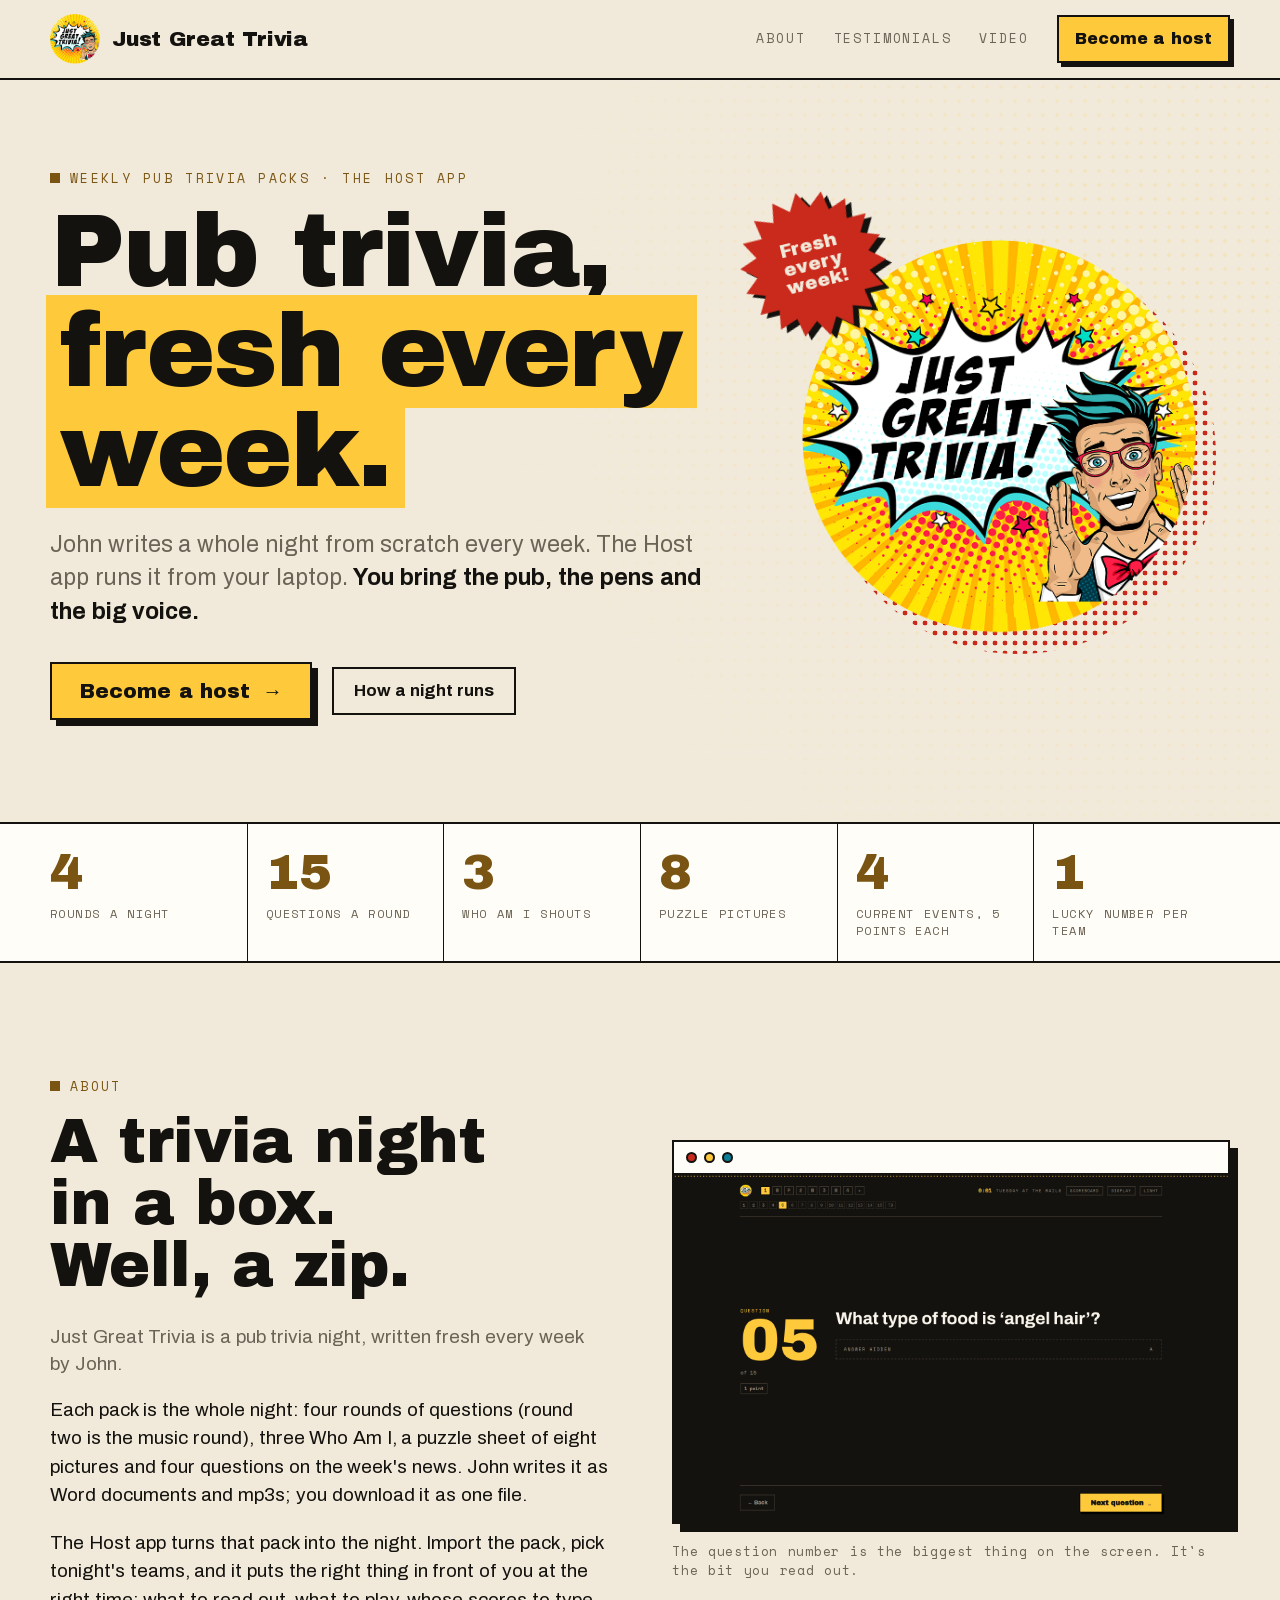
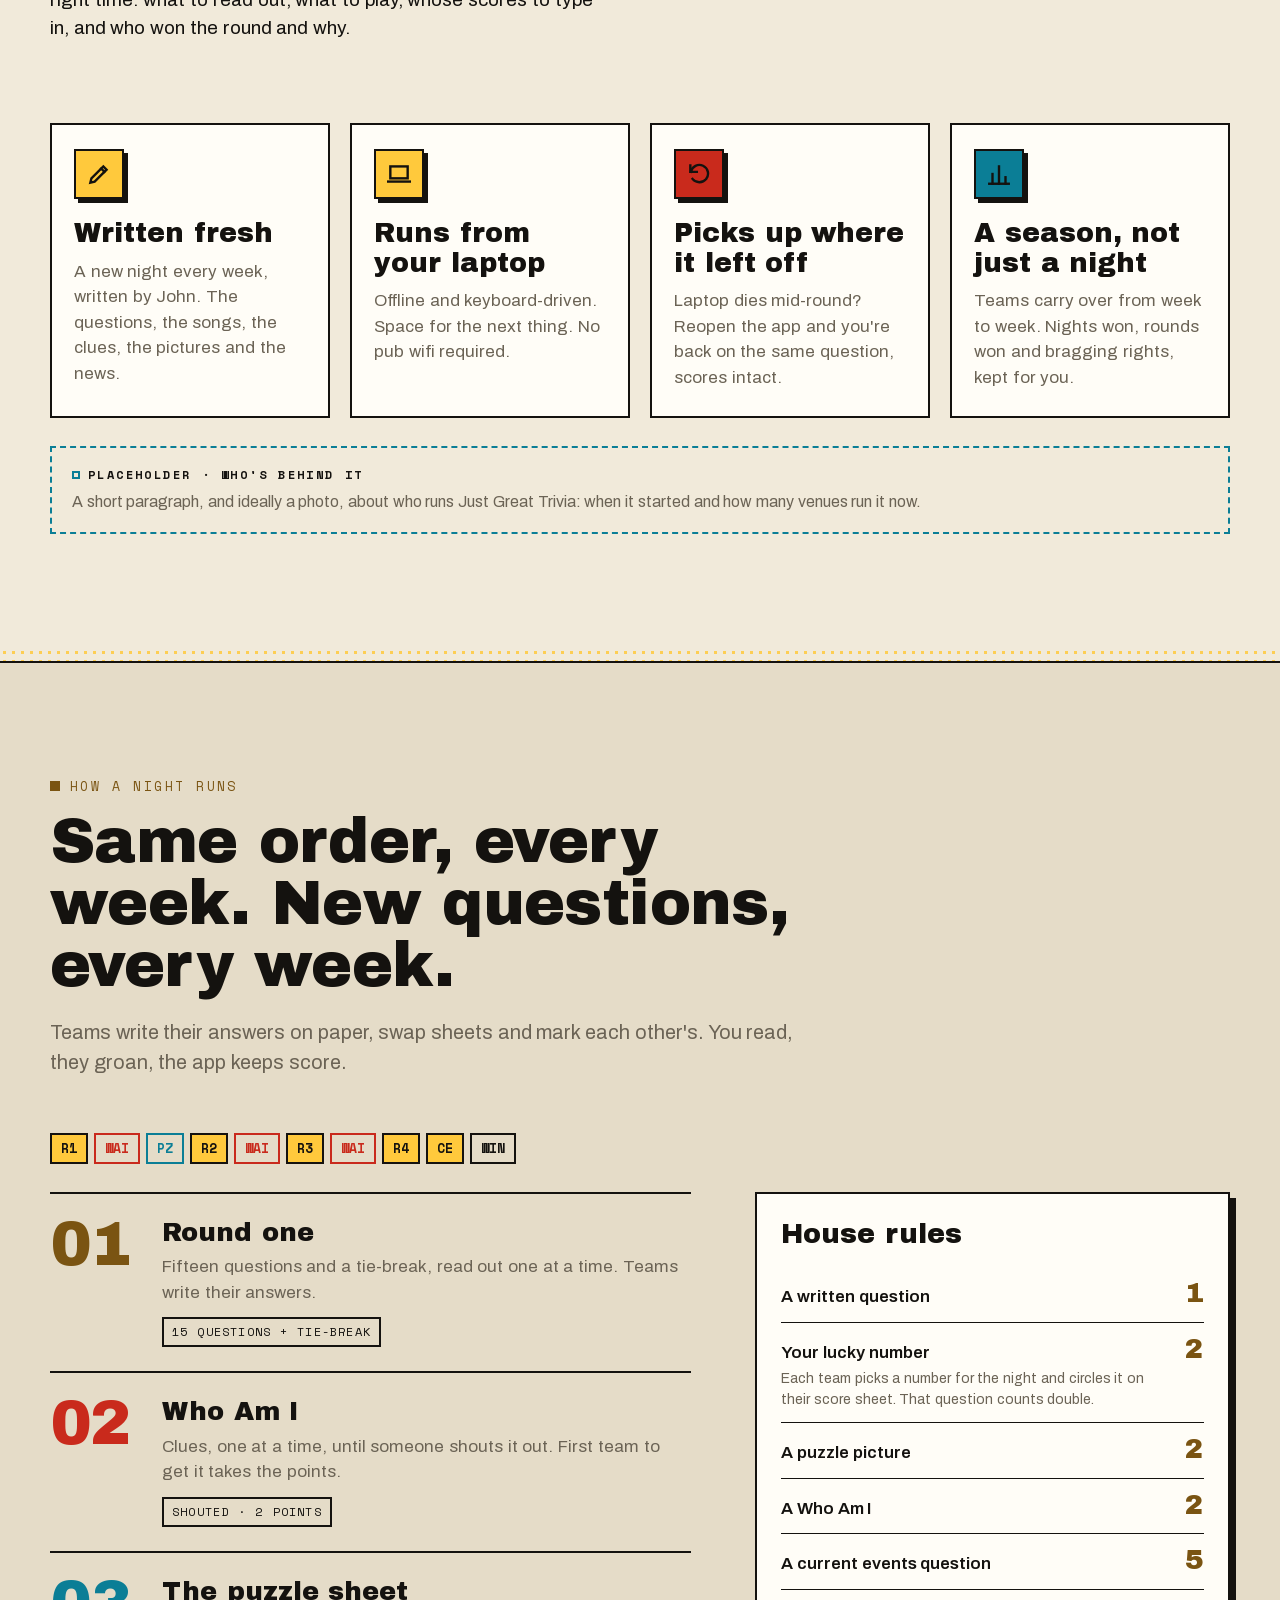
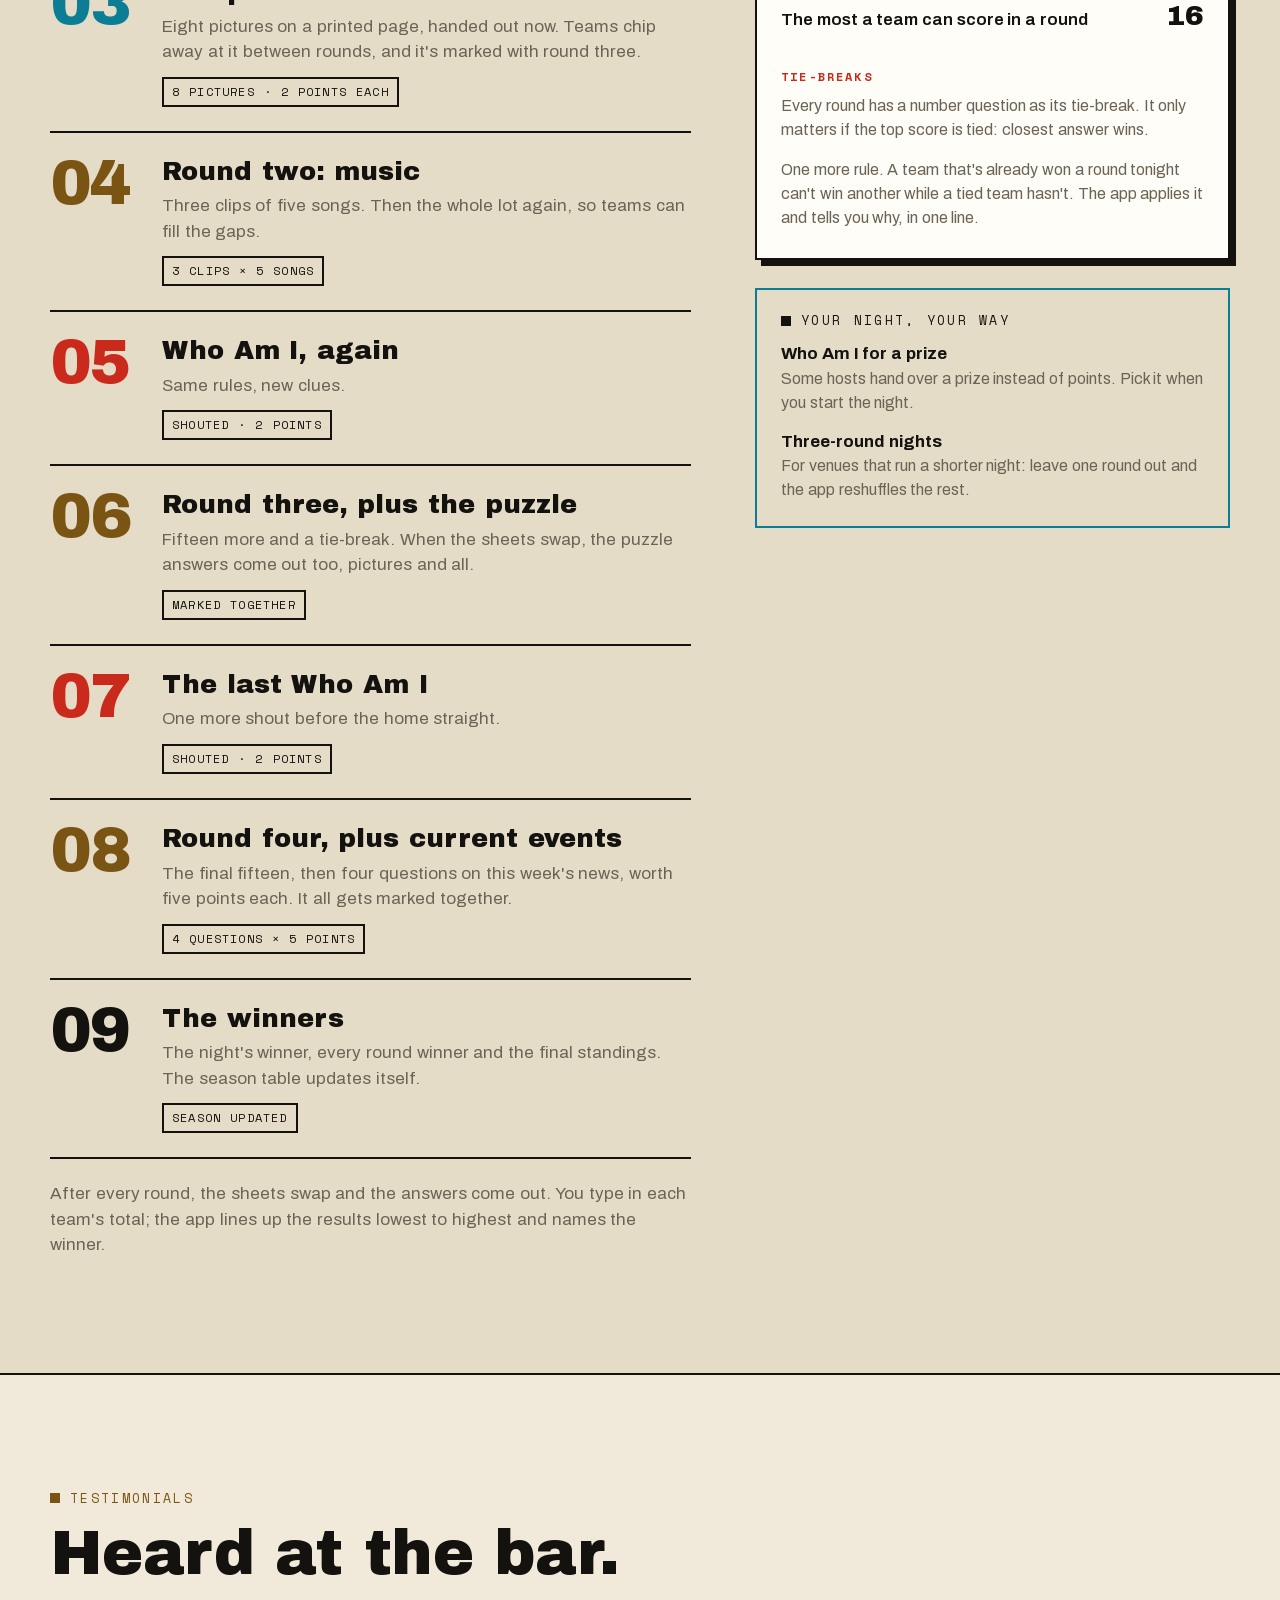
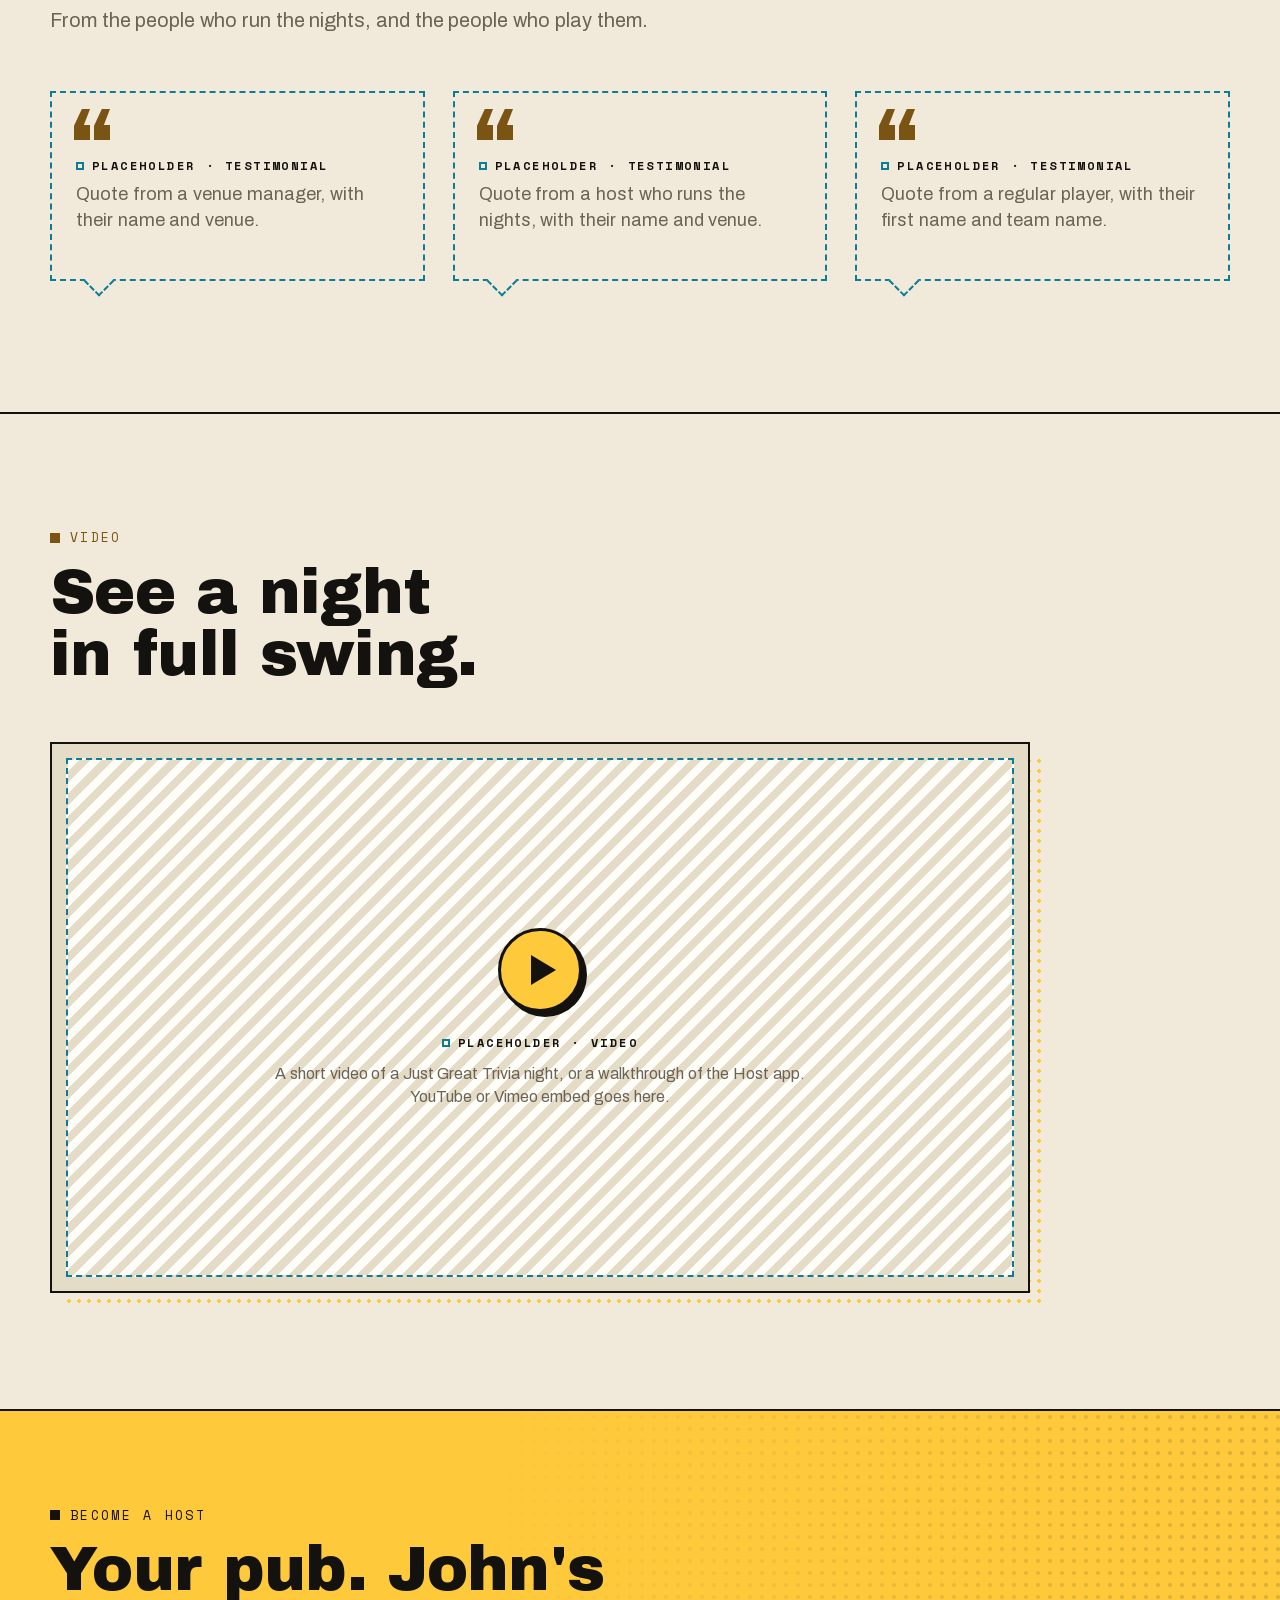
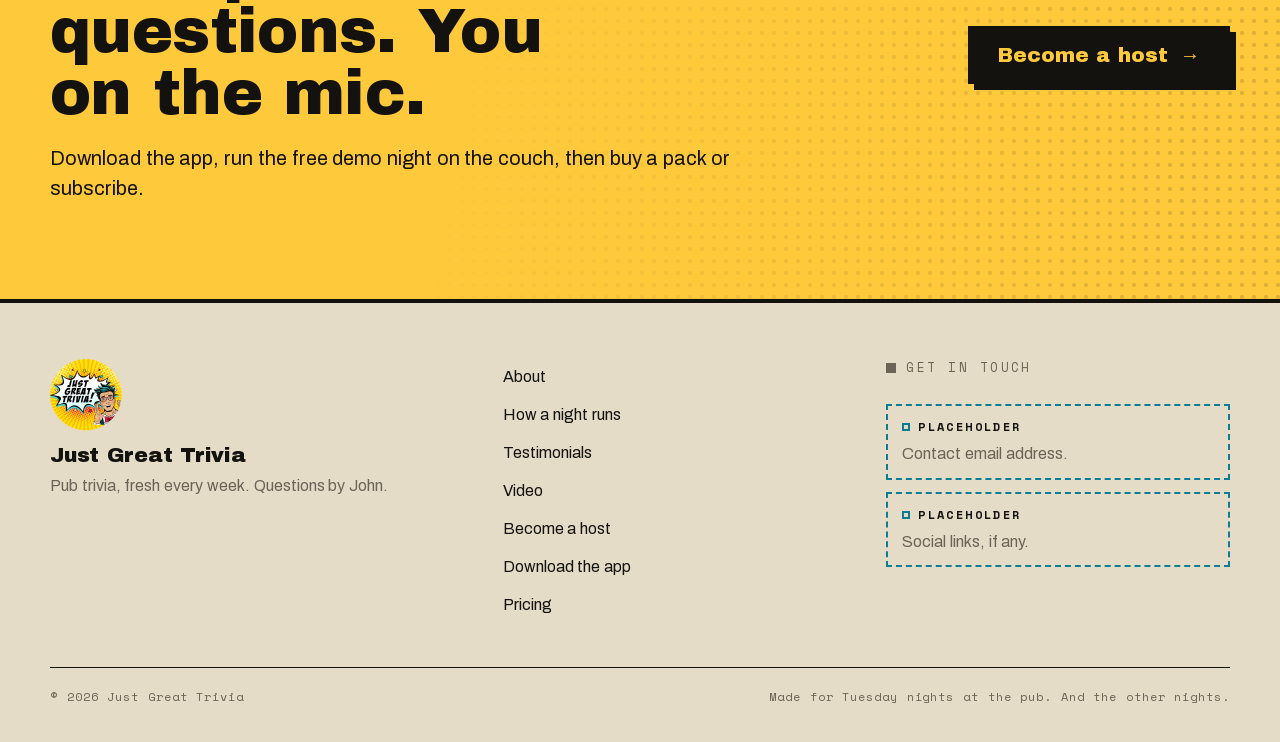
<file: index.html>
<!doctype html>
<html lang="en-AU">
<head>
  <meta charset="utf-8">
  <meta name="viewport" content="width=device-width, initial-scale=1">
  <title>Just Great Trivia · Pub trivia, fresh every week</title>
  <meta name="description" content="A new pub trivia night every week, written by John, and the Host app that runs it from your laptop. Four rounds, a music round, Who Am I, a puzzle sheet and the week's current events.">
  <meta name="color-scheme" content="dark light">
  <meta name="theme-color" content="#14120F" media="(prefers-color-scheme: dark)">
  <meta name="theme-color" content="#F1EADA" media="(prefers-color-scheme: light)">
  <link rel="icon" href="/assets/favicon-32.png" type="image/png" sizes="32x32">
  <link rel="apple-touch-icon" href="/assets/apple-touch-icon.png">
  <link rel="preload" href="/assets/fonts/ArchivoBlack-400.woff2" as="font" type="font/woff2" crossorigin>
  <link rel="preload" href="/assets/fonts/Archivo-var.woff2" as="font" type="font/woff2" crossorigin>
  <link rel="stylesheet" href="/assets/site.css?v=1">
  <script src="/assets/site.js?v=1"></script>
  <!-- PLACEHOLDER: domain. Once the site has a domain, add <link rel="canonical" href="https://DOMAIN/"> and <meta property="og:url" content="https://DOMAIN/">, and make og:image an absolute URL. -->
  <meta property="og:type" content="website">
  <meta property="og:site_name" content="Just Great Trivia">
  <meta property="og:locale" content="en_AU">
  <meta property="og:title" content="Just Great Trivia · Pub trivia, fresh every week">
  <meta property="og:description" content="A new pub trivia night every week, written by John, and the Host app that runs it from your laptop.">
  <meta property="og:image" content="/assets/og-card.png">
  <meta property="og:image:width" content="1200">
  <meta property="og:image:height" content="630">
  <meta property="og:image:alt" content="The Just Great Trivia roundel beside the words: Pub trivia, fresh every week.">
  <meta name="twitter:card" content="summary_large_image">
</head>
<body>
  <a class="skip" href="#main">Skip to content</a>

  <header class="site-header">
    <div class="wrap header-inner">
      <a class="brand" href="/" aria-label="Just Great Trivia, home">
        <img src="/assets/jgt-logo-144.png" width="50" height="50" alt="">
        <span class="brand__word">Just Great Trivia</span>
      </a>
      <button class="nav-toggle" type="button" aria-expanded="false" aria-controls="site-nav">
        <span class="nav-toggle__bars" aria-hidden="true"><span></span><span></span><span></span></span>
        Menu
      </button>
      <nav id="site-nav" class="site-nav" aria-label="Main">
        <ul>
          <li><a href="/#about">About</a></li>
          <li><a href="/#testimonials">Testimonials</a></li>
          <li><a href="/#video">Video</a></li>
          <li><a class="nav-cta" href="/host/">Become a host</a></li>
        </ul>
      </nav>
    </div>
  </header>

  <main id="main">

    <!-- ── Hero ─────────────────────────────────────────────────────────────── -->
    <section class="hero" aria-labelledby="hero-title">
      <div class="wrap hero__grid">
        <div class="hero__copy">
          <p class="kicker kicker--accent">Weekly pub trivia packs · the Host app</p>
          <h1 class="h1" id="hero-title">Pub trivia, <span class="hl">fresh every week.</span></h1>
          <!-- PLACEHOLDER: confirm the client is happy naming John (the question writer) on the site. He is named on the home page, the host page and in the footer. -->
          <p class="lede">John writes a whole night from scratch every week. The Host app runs it from your laptop. <strong>You bring the pub, the pens and the big voice.</strong></p>
          <div class="actions">
            <a class="btn btn--primary" href="/host/">Become a host <span class="btn__arrow" aria-hidden="true">→</span></a>
            <a class="btn" href="#night">How a night runs</a>
          </div>
        </div>
        <div class="hero__art">
          <div class="roundel">
            <img src="/assets/jgt-logo.png" width="426" height="426" alt="The Just Great Trivia roundel: a pop-art quiz host in red glasses, hands up in surprise beside a comic starburst that shouts Just Great Trivia!">
          </div>
          <p class="burst" aria-hidden="true"><span>Fresh every week!</span></p>
        </div>
      </div>
    </section>

    <!-- ── The night in numbers ─────────────────────────────────────────────── -->
    <section class="tally" aria-label="A night in numbers">
      <div class="wrap">
        <ul>
          <li><b>4</b><span>Rounds a night</span></li>
          <li><b>15</b><span>Questions a round</span></li>
          <li><b>3</b><span>Who Am I shouts</span></li>
          <li><b>8</b><span>Puzzle pictures</span></li>
          <li><b>4</b><span>Current events, 5 points each</span></li>
          <li><b>1</b><span>Lucky number per team</span></li>
        </ul>
      </div>
    </section>

    <!-- ── About ────────────────────────────────────────────────────────────── -->
    <section class="section" id="about" aria-labelledby="about-title">
      <div class="wrap">
        <div class="split split--center">
          <div>
            <p class="kicker kicker--accent">About</p>
            <h2 class="h2" id="about-title">A trivia night in a box. Well, a zip.</h2>
            <div class="prose">
              <p class="lede">Just Great Trivia is a pub trivia night, written fresh every week by John.</p>
              <p>Each pack is the whole night: four rounds of questions (round two is the music round), three Who Am I, a puzzle sheet of eight pictures and four questions on the week's news. John writes it as Word documents and mp3s; you download it as one file.</p>
              <p>The Host app turns that pack into the night. Import the pack, pick tonight's teams, and it puts the right thing in front of you at the right time: what to read out, what to play, whose scores to type in, and who won the round and why.</p>
            </div>
          </div>
          <figure class="shot">
            <div class="window">
              <div class="window__bar" aria-hidden="true"><span></span><span></span><span></span></div>
              <img src="/assets/screens/question.png" width="1600" height="1000" alt="The Host app's question screen: a huge question number, the question, and the answer hidden until the host reveals it.">
            </div>
            <figcaption>The question number is the biggest thing on the screen. It's the bit you read out.</figcaption>
          </figure>
        </div>

        <ul class="cards cards--4 about-cards" aria-label="What you get">
          <li class="card">
            <span class="icon" aria-hidden="true"><svg viewBox="0 0 24 24"><path d="M4 20l1-4L16 5l3 3L8 19l-4 1z"/><path d="M14 7l3 3"/></svg></span>
            <h3 class="h3">Written fresh</h3>
            <p>A new night every week, written by John. The questions, the songs, the clues, the pictures and the news.</p>
          </li>
          <li class="card">
            <span class="icon" aria-hidden="true"><svg viewBox="0 0 24 24"><rect x="4" y="5" width="16" height="11"/><path d="M2 19h20"/></svg></span>
            <h3 class="h3">Runs from your laptop</h3>
            <p>Offline and keyboard-driven. Space for the next thing. No pub wifi required.</p>
          </li>
          <li class="card">
            <span class="icon icon--alarm" aria-hidden="true"><svg viewBox="0 0 24 24"><path d="M4 4v6h6"/><path d="M4.5 10A8 8 0 1 1 6 16.5"/></svg></span>
            <h3 class="h3">Picks up where it left off</h3>
            <p>Laptop dies mid-round? Reopen the app and you're back on the same question, scores intact.</p>
          </li>
          <li class="card">
            <span class="icon icon--cool" aria-hidden="true"><svg viewBox="0 0 24 24"><path d="M3 21h18"/><path d="M6 21V12"/><path d="M12 21V5"/><path d="M18 21v-6"/></svg></span>
            <h3 class="h3">A season, not just a night</h3>
            <p>Teams carry over from week to week. Nights won, rounds won and bragging rights, kept for you.</p>
          </li>
        </ul>

        <!-- PLACEHOLDER: about the business. A short paragraph (and ideally a photo) about who runs Just Great Trivia. -->
        <!-- PLACEHOLDER: founding year. When Just Great Trivia started. -->
        <!-- PLACEHOLDER: number of venues. How many pubs and clubs run it now. -->
        <div class="ph" id="whos-behind-it">
          <p class="ph__kicker">Placeholder · who's behind it</p>
          <p class="ph__text">A short paragraph, and ideally a photo, about who runs Just Great Trivia: when it started and how many venues run it now.</p>
        </div>
      </div>
    </section>

    <div class="halftone" aria-hidden="true"></div>

    <!-- ── How a night runs ─────────────────────────────────────────────────── -->
    <section class="section section--sunk" id="night" aria-labelledby="night-title">
      <div class="wrap">
        <div class="section__head">
          <p class="kicker kicker--accent">How a night runs</p>
          <h2 class="h2" id="night-title">Same order, every week. New questions, every week.</h2>
          <p>Teams write their answers on paper, swap sheets and mark each other's. You read, they groan, the app keeps score.</p>
        </div>

        <ol class="strip" aria-hidden="true">
          <li data-tone="round">R1</li>
          <li data-tone="shout">WAI</li>
          <li data-tone="puzzle">PZ</li>
          <li data-tone="round">R2</li>
          <li data-tone="shout">WAI</li>
          <li data-tone="round">R3</li>
          <li data-tone="shout">WAI</li>
          <li data-tone="round">R4</li>
          <li data-tone="round">CE</li>
          <li data-tone="final">WIN</li>
        </ol>

        <div class="night-grid">
          <div>
            <ol class="runsheet">
              <li class="slot" data-tone="round">
                <span class="slot__n" aria-hidden="true">01</span>
                <div>
                  <h3 class="slot__title">Round one</h3>
                  <p>Fifteen questions and a tie-break, read out one at a time. Teams write their answers.</p>
                  <span class="slot__tag">15 questions + tie-break</span>
                </div>
              </li>
              <li class="slot" data-tone="shout">
                <span class="slot__n" aria-hidden="true">02</span>
                <div>
                  <h3 class="slot__title">Who Am I</h3>
                  <p>Clues, one at a time, until someone shouts it out. First team to get it takes the points.</p>
                  <span class="slot__tag">Shouted · 2 points</span>
                </div>
              </li>
              <li class="slot" data-tone="puzzle">
                <span class="slot__n" aria-hidden="true">03</span>
                <div>
                  <h3 class="slot__title">The puzzle sheet</h3>
                  <p>Eight pictures on a printed page, handed out now. Teams chip away at it between rounds, and it's marked with round three.</p>
                  <span class="slot__tag">8 pictures · 2 points each</span>
                </div>
              </li>
              <li class="slot" data-tone="round">
                <span class="slot__n" aria-hidden="true">04</span>
                <div>
                  <h3 class="slot__title">Round two: music</h3>
                  <p>Three clips of five songs. Then the whole lot again, so teams can fill the gaps.</p>
                  <span class="slot__tag">3 clips × 5 songs</span>
                </div>
              </li>
              <li class="slot" data-tone="shout">
                <span class="slot__n" aria-hidden="true">05</span>
                <div>
                  <h3 class="slot__title">Who Am I, again</h3>
                  <p>Same rules, new clues.</p>
                  <span class="slot__tag">Shouted · 2 points</span>
                </div>
              </li>
              <li class="slot" data-tone="round">
                <span class="slot__n" aria-hidden="true">06</span>
                <div>
                  <h3 class="slot__title">Round three, plus the puzzle</h3>
                  <p>Fifteen more and a tie-break. When the sheets swap, the puzzle answers come out too, pictures and all.</p>
                  <span class="slot__tag">Marked together</span>
                </div>
              </li>
              <li class="slot" data-tone="shout">
                <span class="slot__n" aria-hidden="true">07</span>
                <div>
                  <h3 class="slot__title">The last Who Am I</h3>
                  <p>One more shout before the home straight.</p>
                  <span class="slot__tag">Shouted · 2 points</span>
                </div>
              </li>
              <li class="slot" data-tone="round">
                <span class="slot__n" aria-hidden="true">08</span>
                <div>
                  <h3 class="slot__title">Round four, plus current events</h3>
                  <p>The final fifteen, then four questions on this week's news, worth five points each. It all gets marked together.</p>
                  <span class="slot__tag">4 questions × 5 points</span>
                </div>
              </li>
              <li class="slot" data-tone="final">
                <span class="slot__n" aria-hidden="true">09</span>
                <div>
                  <h3 class="slot__title">The winners</h3>
                  <p>The night's winner, every round winner and the final standings. The season table updates itself.</p>
                  <span class="slot__tag">Season updated</span>
                </div>
              </li>
            </ol>
            <p class="between">After every round, the sheets swap and the answers come out. You type in each team's total; the app lines up the results lowest to highest and names the winner.</p>
          </div>

          <div class="aside-stack">
            <aside class="rules frame frame--shadow" aria-labelledby="rules-title">
              <h3 class="h3" id="rules-title">House rules</h3>
              <table class="points">
                <caption class="visually-hidden">Points per question</caption>
                <tbody>
                  <tr><th scope="row">A written question</th><td>1</td></tr>
                  <tr><th scope="row">Your lucky number<small>Each team picks a number for the night and circles it on their score sheet. That question counts double.</small></th><td>2</td></tr>
                  <tr><th scope="row">A puzzle picture</th><td>2</td></tr>
                  <tr><th scope="row">A Who Am I</th><td>2</td></tr>
                  <tr><th scope="row">A current events question</th><td>5</td></tr>
                  <tr class="max"><th scope="row">The most a team can score in a round</th><td>16</td></tr>
                </tbody>
              </table>
              <h4>Tie-breaks</h4>
              <p>Every round has a number question as its tie-break. It only matters if the top score is tied: closest answer wins.</p>
              <p>One more rule. A team that's already won a round tonight can't win another while a tied team hasn't. The app applies it and tells you why, in one line.</p>
            </aside>

            <aside class="soon" aria-labelledby="soon-title">
              <p class="kicker" id="soon-title">Your night, your way</p>
              <ul>
                <li><strong>Who Am I for a prize</strong>Some hosts hand over a prize instead of points. Pick it when you start the night.</li>
                <li><strong>Three-round nights</strong>For venues that run a shorter night: leave one round out and the app reshuffles the rest.</li>
              </ul>
            </aside>
          </div>
        </div>
      </div>
    </section>

    <!-- ── Testimonials ─────────────────────────────────────────────────────── -->
    <section class="section" id="testimonials" aria-labelledby="testimonials-title">
      <div class="wrap">
        <div class="section__head">
          <p class="kicker kicker--accent">Testimonials</p>
          <h2 class="h2" id="testimonials-title">Heard at the bar.</h2>
          <p>From the people who run the nights, and the people who play them.</p>
        </div>
        <ul class="quotes">
          <li>
            <!-- PLACEHOLDER: testimonial 1. A quote from a venue manager, with their name and venue. -->
            <div class="quote ph">
              <p class="ph__kicker">Placeholder · testimonial</p>
              <p class="ph__text">Quote from a venue manager, with their name and venue.</p>
            </div>
          </li>
          <li>
            <!-- PLACEHOLDER: testimonial 2. A quote from a host who runs Just Great Trivia nights, with their name and venue. -->
            <div class="quote ph">
              <p class="ph__kicker">Placeholder · testimonial</p>
              <p class="ph__text">Quote from a host who runs the nights, with their name and venue.</p>
            </div>
          </li>
          <li>
            <!-- PLACEHOLDER: testimonial 3. A quote from a regular player, with their first name and team name. -->
            <div class="quote ph">
              <p class="ph__kicker">Placeholder · testimonial</p>
              <p class="ph__text">Quote from a regular player, with their first name and team name.</p>
            </div>
          </li>
        </ul>
      </div>
    </section>

    <!-- ── Video ────────────────────────────────────────────────────────────── -->
    <section class="section section--rule" id="video" aria-labelledby="video-title">
      <div class="wrap">
        <div class="section__head">
          <p class="kicker kicker--accent">Video</p>
          <h2 class="h2" id="video-title">See a night in full swing.</h2>
        </div>
        <div class="video">
          <div class="video__frame">
            <!-- PLACEHOLDER: video. A short film of a Just Great Trivia night, or a walkthrough of the Host app.
                 Replace the <div class="ph"> below with the embed, for example:
                 <iframe src="https://www.youtube-nocookie.com/embed/VIDEO_ID" title="A Just Great Trivia night" loading="lazy" allow="autoplay; encrypted-media; picture-in-picture; fullscreen" allowfullscreen></iframe>
                 or <iframe src="https://player.vimeo.com/video/VIDEO_ID" ...>. The security headers in _headers already allow both. -->
            <div class="ph">
              <span class="play" aria-hidden="true"></span>
              <p class="ph__kicker">Placeholder · video</p>
              <p class="ph__text">A short video of a Just Great Trivia night, or a walkthrough of the Host app. YouTube or Vimeo embed goes here.</p>
            </div>
          </div>
        </div>
      </div>
    </section>

    <!-- ── Become a host ────────────────────────────────────────────────────── -->
    <section class="cta" aria-labelledby="cta-title">
      <div class="wrap cta__inner">
        <div>
          <p class="kicker">Become a host</p>
          <h2 class="h2" id="cta-title">Your pub. John's questions. You on the mic.</h2>
          <p>Download the app, run the free demo night on the couch, then buy a pack or subscribe.</p>
        </div>
        <a class="btn btn--ink" href="/host/">Become a host <span class="btn__arrow" aria-hidden="true">→</span></a>
      </div>
    </section>

  </main>

  <footer class="site-footer">
    <div class="wrap footer-grid">
      <div class="footer-brand">
        <img src="/assets/jgt-logo-144.png" width="72" height="72" alt="">
        <p class="brand__word">Just Great Trivia</p>
        <p>Pub trivia, fresh every week. Questions by John.</p>
      </div>
      <nav aria-label="Footer">
        <ul>
          <li><a href="/#about">About</a></li>
          <li><a href="/#night">How a night runs</a></li>
          <li><a href="/#testimonials">Testimonials</a></li>
          <li><a href="/#video">Video</a></li>
          <li><a href="/host/">Become a host</a></li>
          <li><a href="/host/#download">Download the app</a></li>
          <li><a href="/host/#pricing">Pricing</a></li>
        </ul>
      </nav>
      <div class="footer-contact">
        <p class="kicker">Get in touch</p>
        <!-- PLACEHOLDER: contact email address. -->
        <div class="ph">
          <p class="ph__kicker">Placeholder</p>
          <p class="ph__text">Contact email address.</p>
        </div>
        <!-- PLACEHOLDER: social links (which networks, and the account URLs). -->
        <div class="ph">
          <p class="ph__kicker">Placeholder</p>
          <p class="ph__text">Social links, if any.</p>
        </div>
      </div>
    </div>
    <div class="wrap">
      <div class="footer-base">
        <p>© 2026 Just Great Trivia</p>
        <p>Made for Tuesday nights at the pub. And the other nights.</p>
      </div>
    </div>
  </footer>
</body>
</html>
</file>
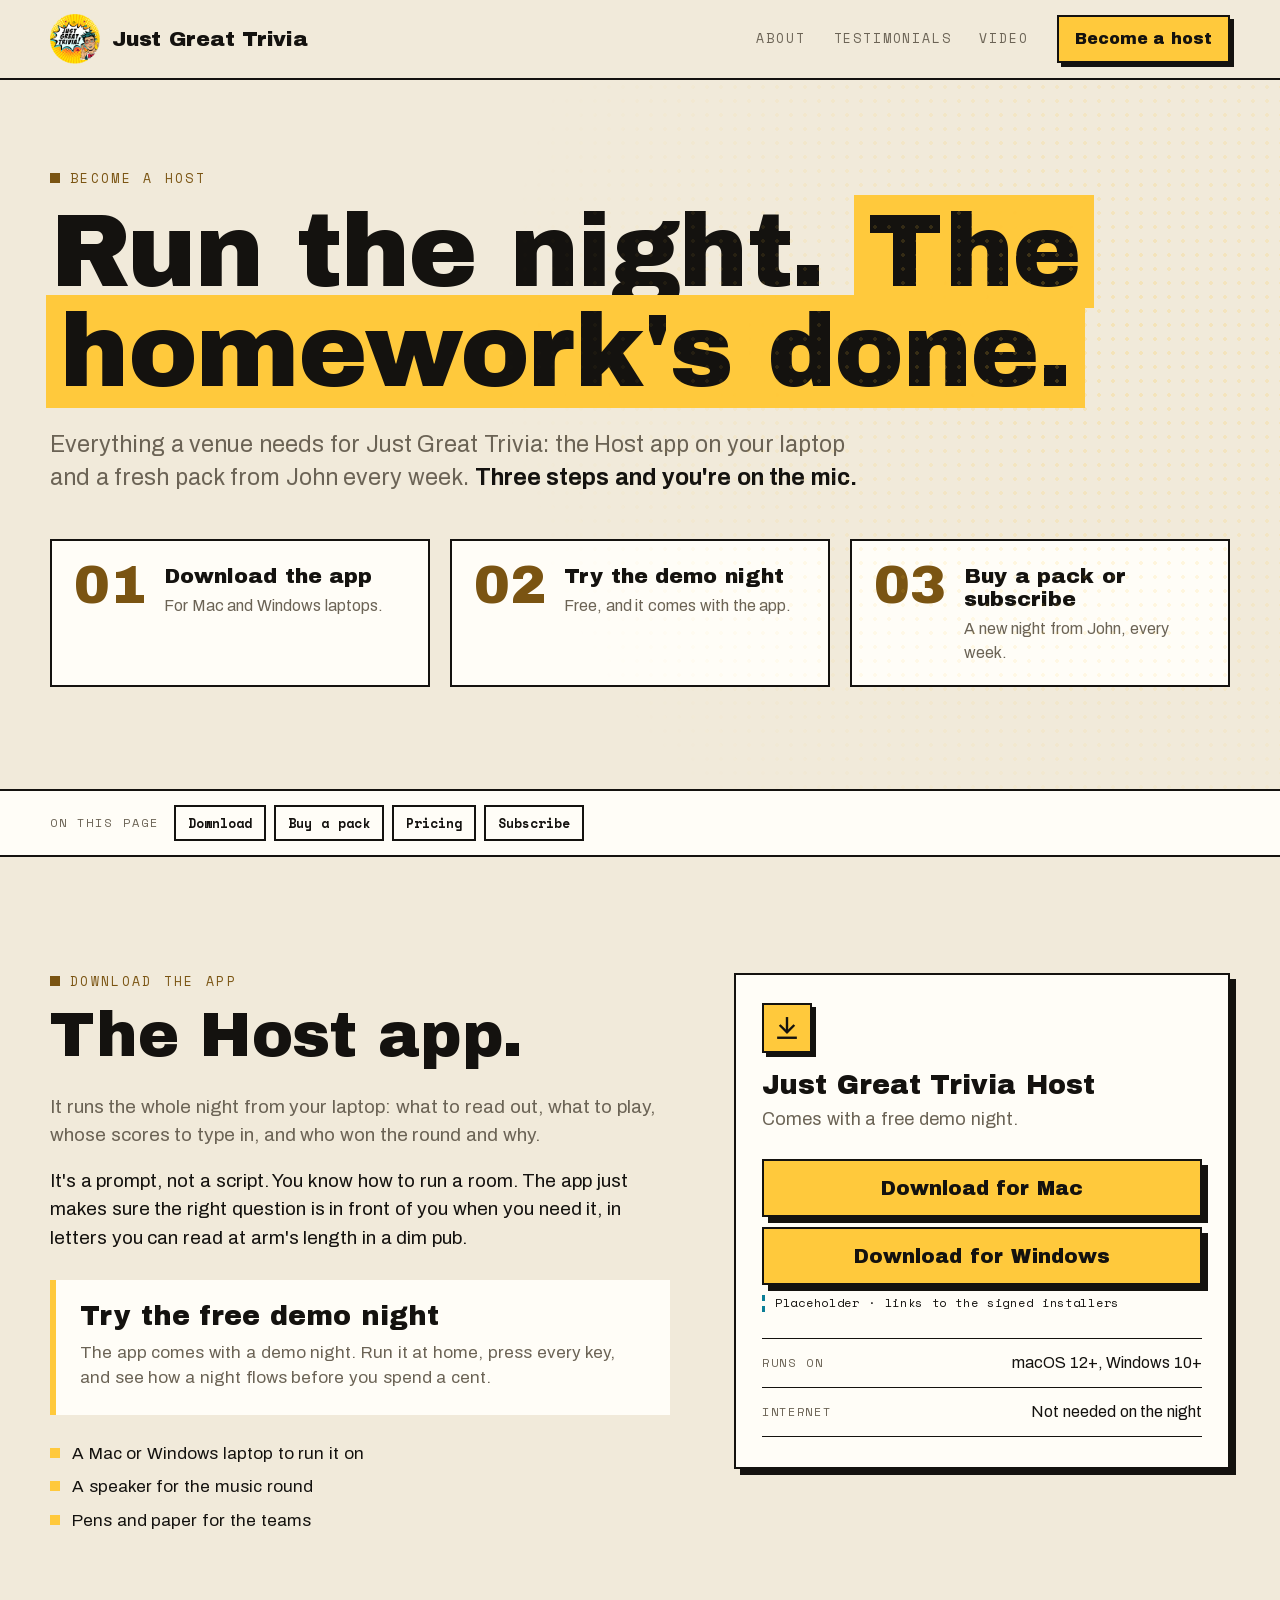
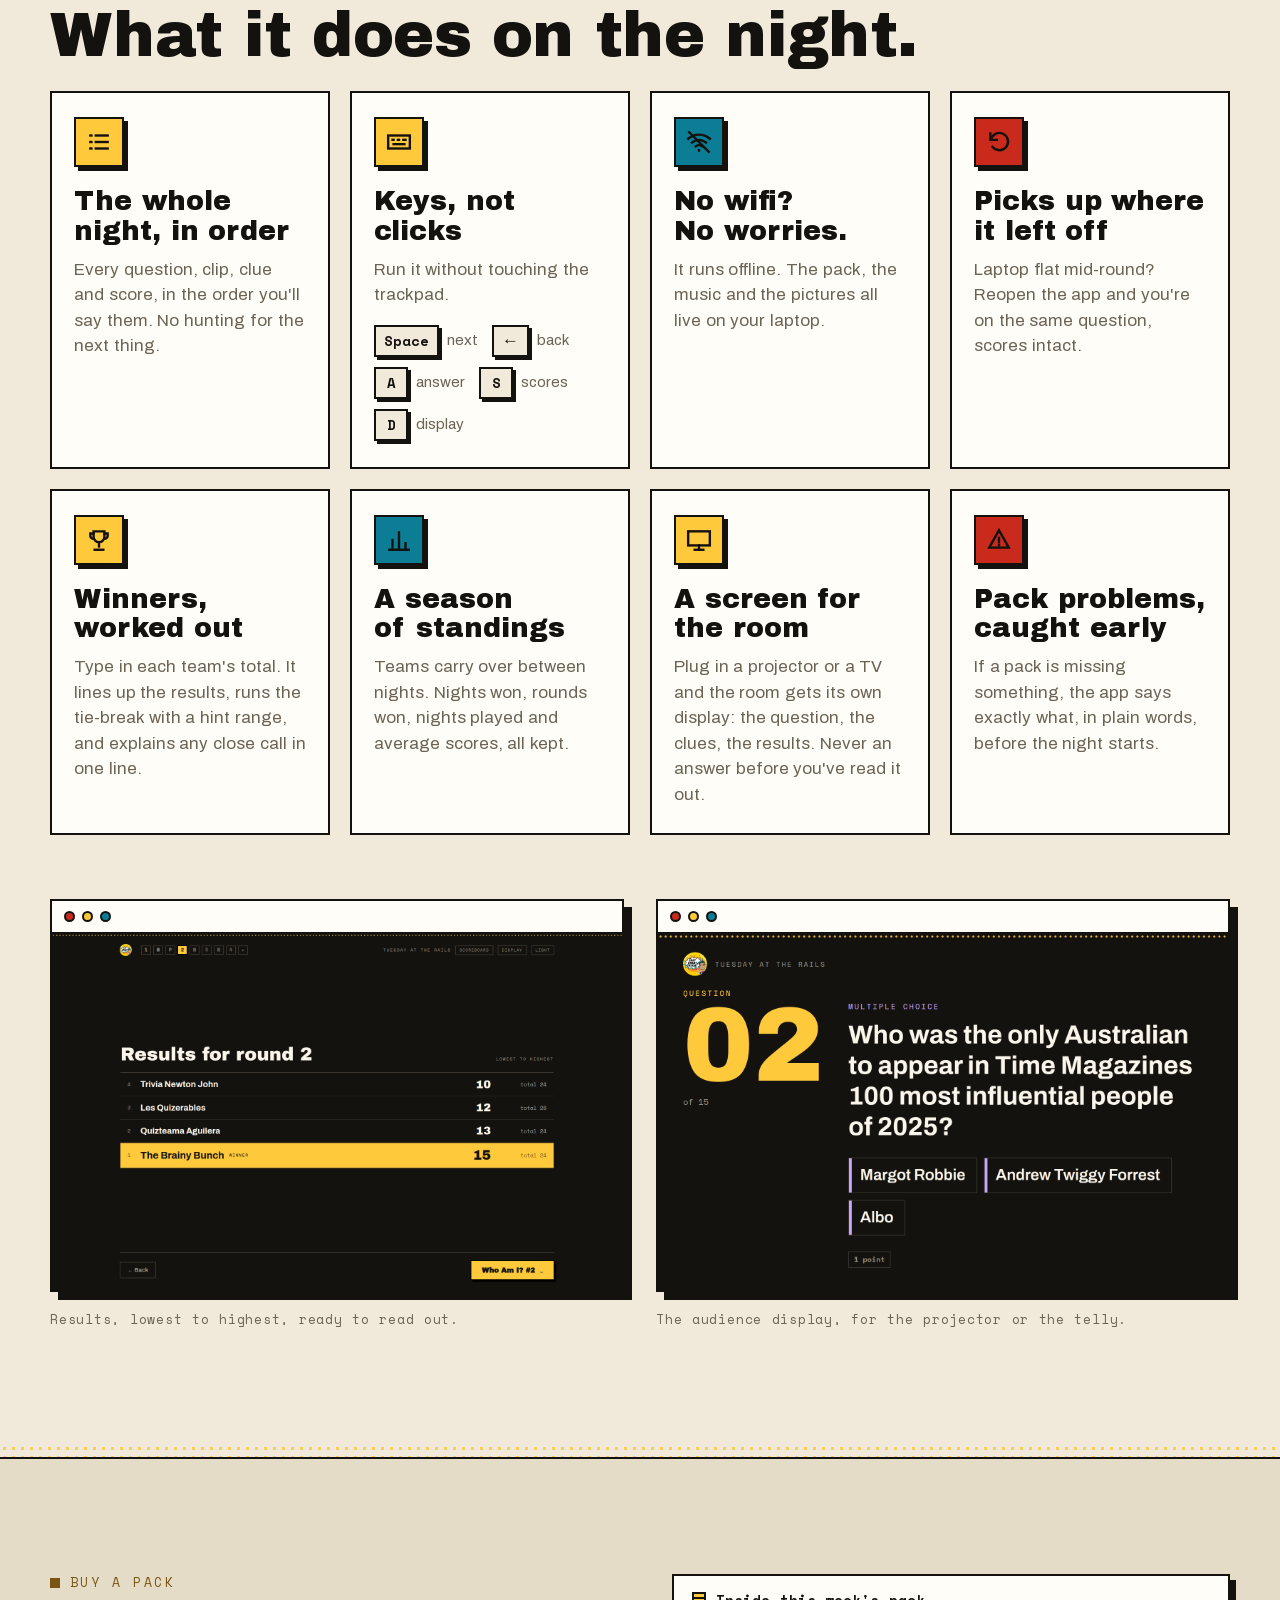
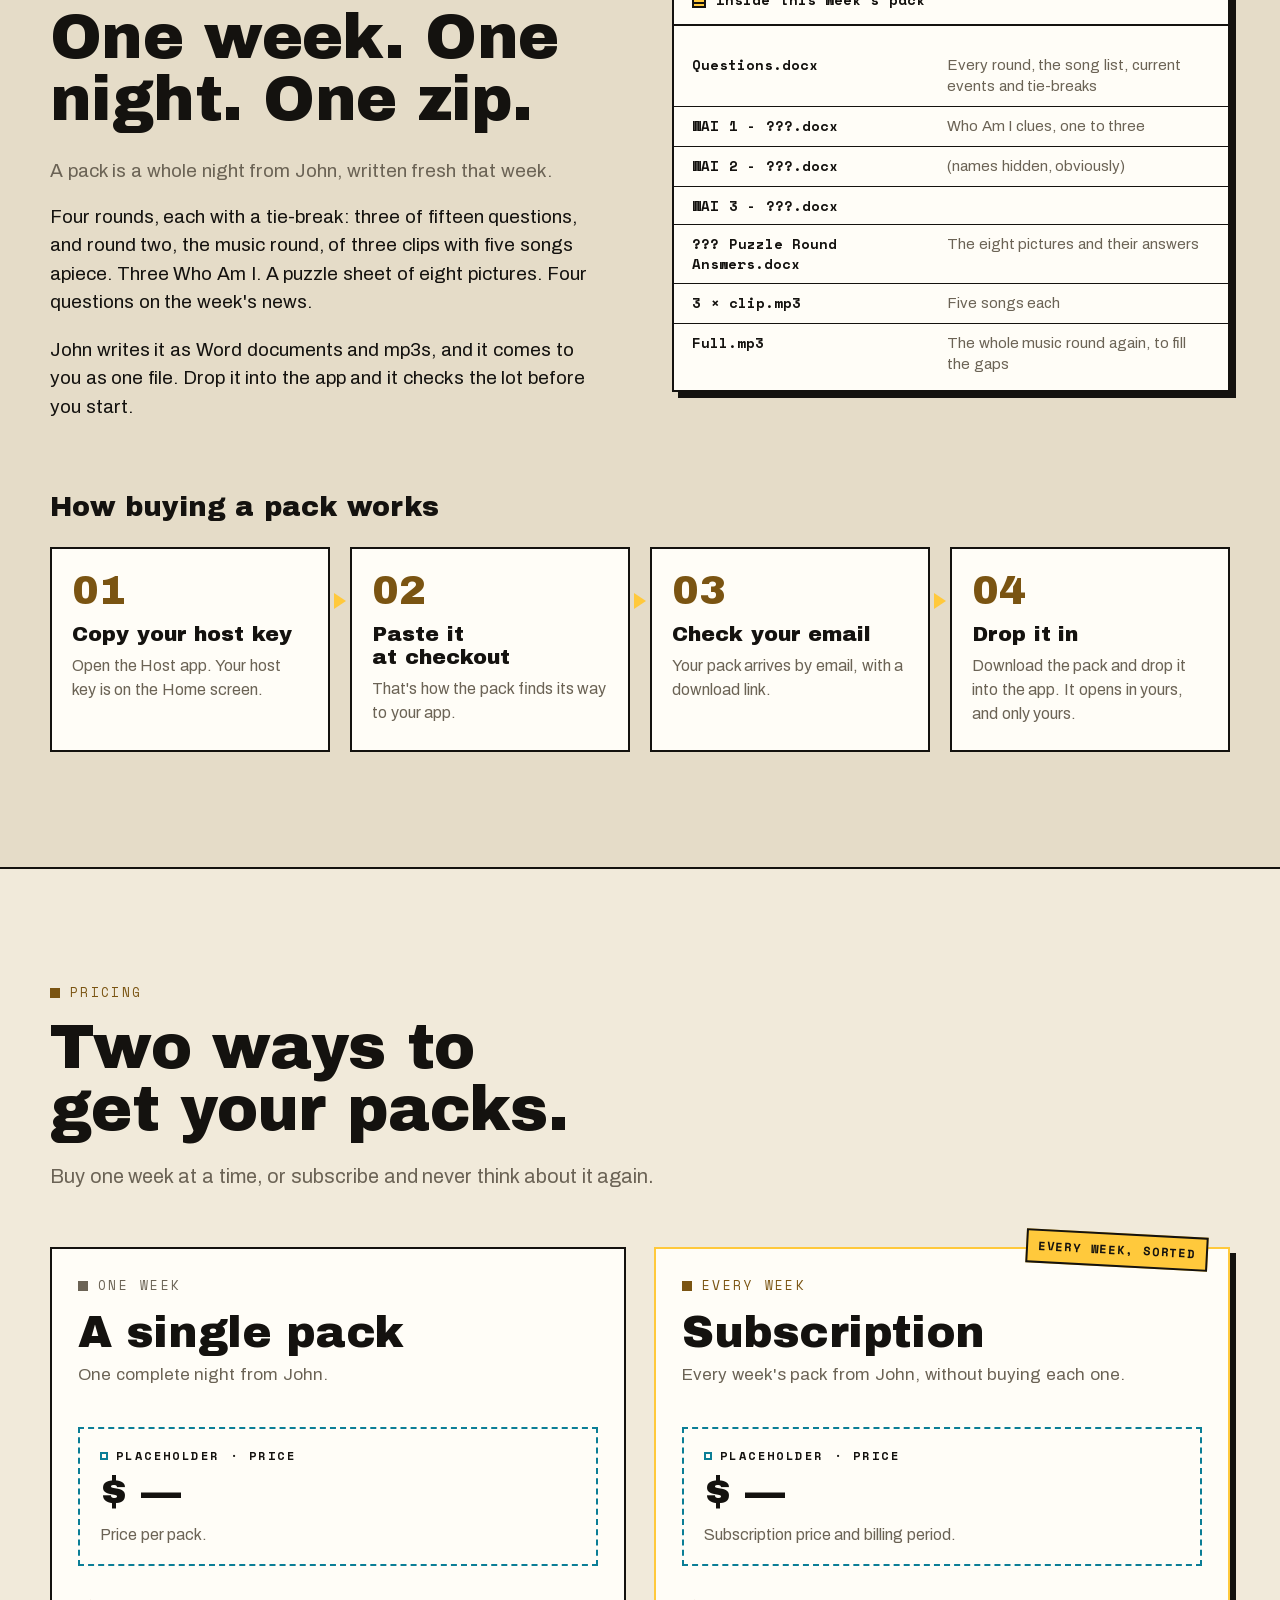
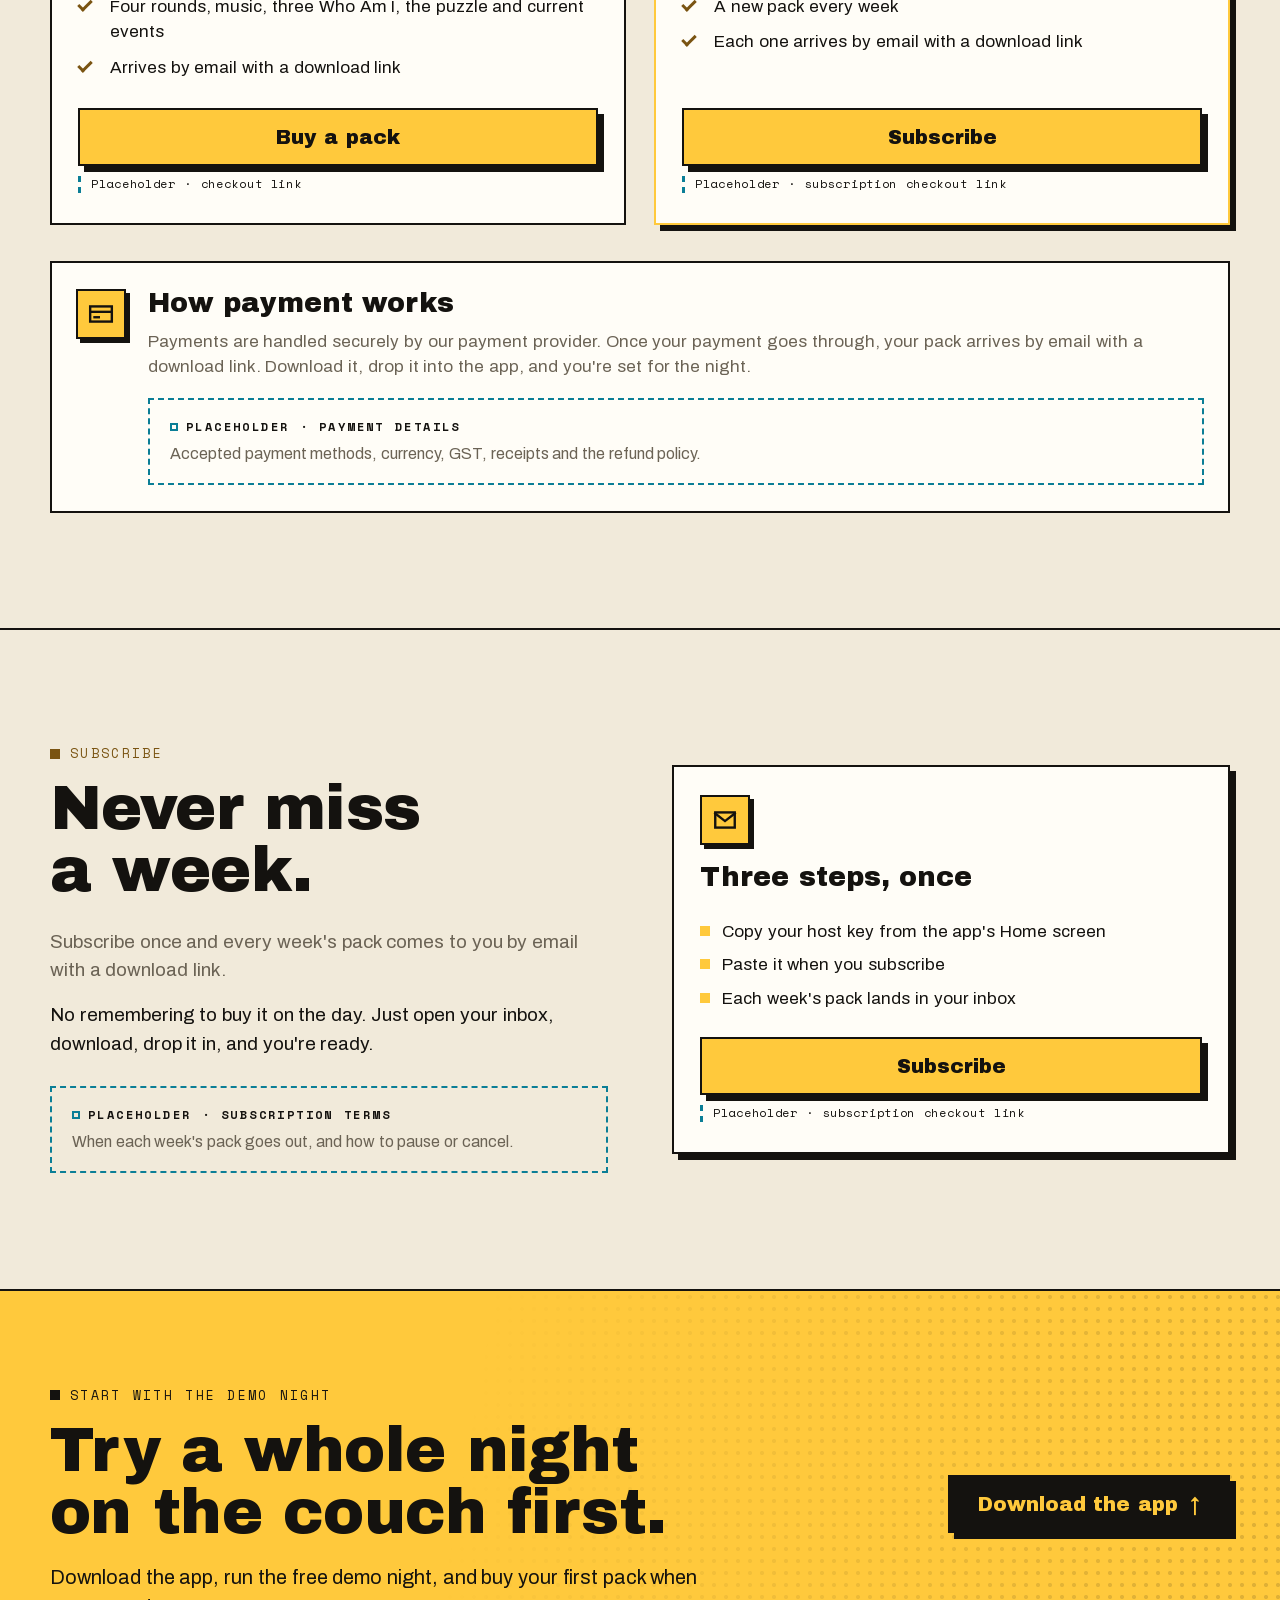
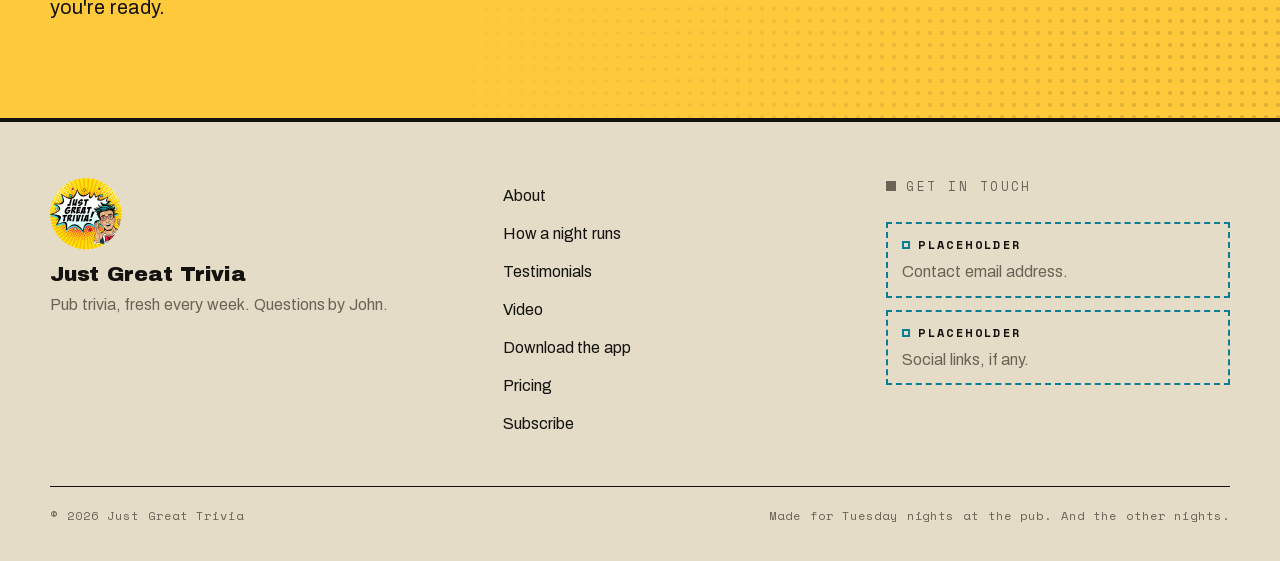
<file: host/index.html>
<!doctype html>
<html lang="en-AU">
<head>
  <meta charset="utf-8">
  <meta name="viewport" content="width=device-width, initial-scale=1">
  <title>Become a host · Just Great Trivia</title>
  <meta name="description" content="Run Just Great Trivia at your venue. Download the Host app, try the free demo night, then buy a weekly pack or subscribe.">
  <meta name="color-scheme" content="dark light">
  <meta name="theme-color" content="#14120F" media="(prefers-color-scheme: dark)">
  <meta name="theme-color" content="#F1EADA" media="(prefers-color-scheme: light)">
  <link rel="icon" href="/assets/favicon-32.png" type="image/png" sizes="32x32">
  <link rel="apple-touch-icon" href="/assets/apple-touch-icon.png">
  <link rel="preload" href="/assets/fonts/ArchivoBlack-400.woff2" as="font" type="font/woff2" crossorigin>
  <link rel="preload" href="/assets/fonts/Archivo-var.woff2" as="font" type="font/woff2" crossorigin>
  <link rel="stylesheet" href="/assets/site.css?v=1">
  <script src="/assets/site.js?v=1"></script>
  <!-- PLACEHOLDER: domain. Once the site has a domain, add <link rel="canonical" href="https://DOMAIN/host/"> and <meta property="og:url" content="https://DOMAIN/host/">, and make og:image an absolute URL. -->
  <meta property="og:type" content="website">
  <meta property="og:site_name" content="Just Great Trivia">
  <meta property="og:locale" content="en_AU">
  <meta property="og:title" content="Become a host · Just Great Trivia">
  <meta property="og:description" content="Download the Host app, try the free demo night, then buy a weekly pack or subscribe.">
  <meta property="og:image" content="/assets/og-card.png">
  <meta property="og:image:width" content="1200">
  <meta property="og:image:height" content="630">
  <meta property="og:image:alt" content="The Just Great Trivia roundel beside the words: Pub trivia, fresh every week.">
  <meta name="twitter:card" content="summary_large_image">
</head>
<body>
  <a class="skip" href="#main">Skip to content</a>

  <header class="site-header">
    <div class="wrap header-inner">
      <a class="brand" href="/" aria-label="Just Great Trivia, home">
        <img src="/assets/jgt-logo-144.png" width="50" height="50" alt="">
        <span class="brand__word">Just Great Trivia</span>
      </a>
      <button class="nav-toggle" type="button" aria-expanded="false" aria-controls="site-nav">
        <span class="nav-toggle__bars" aria-hidden="true"><span></span><span></span><span></span></span>
        Menu
      </button>
      <nav id="site-nav" class="site-nav" aria-label="Main">
        <ul>
          <li><a href="/#about">About</a></li>
          <li><a href="/#testimonials">Testimonials</a></li>
          <li><a href="/#video">Video</a></li>
          <li><a class="nav-cta" href="/host/" aria-current="page">Become a host</a></li>
        </ul>
      </nav>
    </div>
  </header>

  <main id="main">

    <!-- ── Hero ─────────────────────────────────────────────────────────────── -->
    <section class="hero" aria-labelledby="hero-title">
      <div class="wrap">
        <p class="kicker kicker--accent">Become a host</p>
        <h1 class="h1" id="hero-title">Run the night. <span class="hl">The homework's done.</span></h1>
        <p class="lede">Everything a venue needs for Just Great Trivia: the Host app on your laptop and a fresh pack from John every week. <strong>Three steps and you're on the mic.</strong></p>
        <ol class="steps">
          <li><a href="#download"><span class="steps__n" aria-hidden="true">01</span><span class="steps__t">Download the app</span><span class="steps__d">For Mac and Windows laptops.</span></a></li>
          <li><a href="#demo"><span class="steps__n" aria-hidden="true">02</span><span class="steps__t">Try the demo night</span><span class="steps__d">Free, and it comes with the app.</span></a></li>
          <li><a href="#buy"><span class="steps__n" aria-hidden="true">03</span><span class="steps__t">Buy a pack or subscribe</span><span class="steps__d">A new night from John, every week.</span></a></li>
        </ol>
      </div>
    </section>

    <nav class="subnav" aria-label="On this page">
      <div class="wrap">
        <ul>
          <li aria-hidden="true">On this page</li>
          <li><a href="#download">Download</a></li>
          <li><a href="#buy">Buy a pack</a></li>
          <li><a href="#pricing">Pricing</a></li>
          <li><a href="#subscribe">Subscribe</a></li>
        </ul>
      </div>
    </nav>

    <!-- ── Download the app ─────────────────────────────────────────────────── -->
    <section class="section" id="download" aria-labelledby="download-title">
      <div class="wrap">
        <div class="split split--wide-left">
          <div>
            <p class="kicker kicker--accent">Download the app</p>
            <h2 class="h2" id="download-title">The Host app.</h2>
            <div class="prose">
              <p class="lede">It runs the whole night from your laptop: what to read out, what to play, whose scores to type in, and who won the round and why.</p>
              <p>It's a prompt, not a script. You know how to run a room. The app just makes sure the right question is in front of you when you need it, in letters you can read at arm's length in a dim pub.</p>
            </div>
            <div class="demo" id="demo">
              <h3 class="h3">Try the free demo night</h3>
              <p>The app comes with a demo night. Run it at home, press every key, and see how a night flows before you spend a cent.</p>
            </div>
            <ul class="needs" aria-label="What you'll need">
              <li>A Mac or Windows laptop to run it on</li>
              <li>A speaker for the music round</li>
              <li>Pens and paper for the teams</li>
            </ul>
          </div>

          <div class="dl-card frame frame--shadow">
            <span class="icon" aria-hidden="true"><svg viewBox="0 0 24 24"><path d="M12 3v12"/><path d="M6 10l6 6 6-6"/><path d="M4 21h16"/></svg></span>
            <h3 class="h3">Just Great Trivia Host</h3>
            <p class="muted">Comes with a free demo night.</p>
            <!-- PLACEHOLDER: download links. Point to the signed installers once they exist (follow-up issue #10). -->
            <div class="pending pending--block">
              <a class="btn btn--primary btn--block" href="#">Download for Mac</a>
              <a class="btn btn--primary btn--block" href="#">Download for Windows</a>
              <p class="pending__note">Placeholder · links to the signed installers</p>
            </div>
            <ul class="dl-meta">
              <li><span>Runs on</span><span>macOS 12+, Windows 10+</span></li>
              <li><span>Internet</span><span>Not needed on the night</span></li>
            </ul>
          </div>
        </div>

        <h3 class="h2 flow-title">What it does on the night.</h3>
        <ul class="cards">
          <li class="card">
            <span class="icon" aria-hidden="true"><svg viewBox="0 0 24 24"><path d="M9 6h11"/><path d="M9 12h11"/><path d="M9 18h11"/><path d="M4 6h1"/><path d="M4 12h1"/><path d="M4 18h1"/></svg></span>
            <h4 class="h3">The whole night, in order</h4>
            <p>Every question, clip, clue and score, in the order you'll say them. No hunting for the next thing.</p>
          </li>
          <li class="card">
            <span class="icon" aria-hidden="true"><svg viewBox="0 0 24 24"><rect x="2" y="6" width="20" height="12"/><path d="M6 10h1"/><path d="M11 10h1"/><path d="M16 10h2"/><path d="M7 14h10"/></svg></span>
            <h4 class="h3">Keys, not clicks</h4>
            <p>Run it without touching the trackpad.</p>
            <div class="keys">
              <span class="key"><kbd>Space</kbd> next</span>
              <span class="key"><kbd class="glyph">←</kbd> back</span>
              <span class="key"><kbd>A</kbd> answer</span>
              <span class="key"><kbd>S</kbd> scores</span>
              <span class="key"><kbd>D</kbd> display</span>
            </div>
          </li>
          <li class="card">
            <span class="icon icon--cool" aria-hidden="true"><svg viewBox="0 0 24 24"><path d="M2 9a15 15 0 0 1 20 0"/><path d="M5.5 12.5a10 10 0 0 1 13 0"/><path d="M9 16a5 5 0 0 1 6 0"/><path d="M12 19.5v.5"/><path d="M3 3l18 18"/></svg></span>
            <h4 class="h3">No wifi? No worries.</h4>
            <p>It runs offline. The pack, the music and the pictures all live on your laptop.</p>
          </li>
          <li class="card">
            <span class="icon icon--alarm" aria-hidden="true"><svg viewBox="0 0 24 24"><path d="M4 4v6h6"/><path d="M4.5 10A8 8 0 1 1 6 16.5"/></svg></span>
            <h4 class="h3">Picks up where it left off</h4>
            <p>Laptop flat mid-round? Reopen the app and you're on the same question, scores intact.</p>
          </li>
          <li class="card">
            <span class="icon" aria-hidden="true"><svg viewBox="0 0 24 24"><path d="M7 4h10v5a5 5 0 0 1-10 0V4z"/><path d="M7 6H4v2a3 3 0 0 0 3 3"/><path d="M17 6h3v2a3 3 0 0 1-3 3"/><path d="M12 14v4"/><path d="M8 21h8"/></svg></span>
            <h4 class="h3">Winners, worked out</h4>
            <p>Type in each team's total. It lines up the results, runs the tie-break with a hint range, and explains any close call in one line.</p>
          </li>
          <li class="card">
            <span class="icon icon--cool" aria-hidden="true"><svg viewBox="0 0 24 24"><path d="M3 21h18"/><path d="M6 21V12"/><path d="M12 21V5"/><path d="M18 21v-6"/></svg></span>
            <h4 class="h3">A season of standings</h4>
            <p>Teams carry over between nights. Nights won, rounds won, nights played and average scores, all kept.</p>
          </li>
          <li class="card">
            <span class="icon" aria-hidden="true"><svg viewBox="0 0 24 24"><rect x="2" y="4" width="20" height="13"/><path d="M8 21h8"/><path d="M12 17v4"/></svg></span>
            <h4 class="h3">A screen for the room</h4>
            <p>Plug in a projector or a TV and the room gets its own display: the question, the clues, the results. Never an answer before you've read it out.</p>
          </li>
          <li class="card">
            <span class="icon icon--alarm" aria-hidden="true"><svg viewBox="0 0 24 24"><path d="M12 3l9 16H3L12 3z"/><path d="M12 10v4"/><path d="M12 16.5v.5"/></svg></span>
            <h4 class="h3">Pack problems, caught early</h4>
            <p>If a pack is missing something, the app says exactly what, in plain words, before the night starts.</p>
          </li>
        </ul>

        <div class="shots">
          <figure class="shot">
            <div class="window">
              <div class="window__bar" aria-hidden="true"><span></span><span></span><span></span></div>
              <img src="/assets/screens/results.png" width="1600" height="1000" loading="lazy" alt="The Host app's results screen: every team from lowest score to highest, with the round winner highlighted.">
            </div>
            <figcaption>Results, lowest to highest, ready to read out.</figcaption>
          </figure>
          <figure class="shot">
            <div class="window">
              <div class="window__bar" aria-hidden="true"><span></span><span></span><span></span></div>
              <img src="/assets/screens/audience.png" width="1600" height="1000" loading="lazy" alt="The audience display showing a multiple-choice question to the room, with no answer on screen.">
            </div>
            <figcaption>The audience display, for the projector or the telly.</figcaption>
          </figure>
        </div>
      </div>
    </section>

    <div class="halftone" aria-hidden="true"></div>

    <!-- ── Buy a pack ───────────────────────────────────────────────────────── -->
    <section class="section section--sunk" id="buy" aria-labelledby="buy-title">
      <div class="wrap">
        <div class="split">
          <div>
            <p class="kicker kicker--accent">Buy a pack</p>
            <h2 class="h2" id="buy-title">One week. One night. One zip.</h2>
            <div class="prose">
              <p class="lede">A pack is a whole night from John, written fresh that week.</p>
              <p>Four rounds, each with a tie-break: three of fifteen questions, and round two, the music round, of three clips with five songs apiece. Three Who Am I. A puzzle sheet of eight pictures. Four questions on the week's news.</p>
              <p>John writes it as Word documents and mp3s, and it comes to you as one file. Drop it into the app and it checks the lot before you start.</p>
            </div>
          </div>
          <div class="zip frame frame--shadow" role="group" aria-label="What's in a pack">
            <p class="zip__head">Inside this week's pack</p>
            <ul>
              <li><span>Questions.docx</span><span>Every round, the song list, current events and tie-breaks</span></li>
              <li><span>WAI 1 - ???.docx</span><span>Who Am I clues, one to three</span></li>
              <li><span>WAI 2 - ???.docx</span><span>(names hidden, obviously)</span></li>
              <li><span>WAI 3 - ???.docx</span><span></span></li>
              <li><span>??? Puzzle Round Answers.docx</span><span>The eight pictures and their answers</span></li>
              <li><span>3 × clip.mp3</span><span>Five songs each</span></li>
              <li><span>Full.mp3</span><span>The whole music round again, to fill the gaps</span></li>
            </ul>
          </div>
        </div>

        <h3 class="h3 flow-title" id="how-buying-works">How buying a pack works</h3>
        <ol class="flow" aria-labelledby="how-buying-works">
          <li>
            <span class="flow__n" aria-hidden="true">01</span>
            <h4 class="h3">Copy your host key</h4>
            <p>Open the Host app. Your host key is on the Home screen.</p>
          </li>
          <li>
            <span class="flow__n" aria-hidden="true">02</span>
            <h4 class="h3">Paste it at checkout</h4>
            <p>That's how the pack finds its way to your app.</p>
          </li>
          <li>
            <span class="flow__n" aria-hidden="true">03</span>
            <h4 class="h3">Check your email</h4>
            <p>Your pack arrives by email, with a download link.</p>
          </li>
          <li>
            <span class="flow__n" aria-hidden="true">04</span>
            <h4 class="h3">Drop it in</h4>
            <p>Download the pack and drop it into the app. It opens in yours, and only yours.</p>
          </li>
        </ol>
      </div>
    </section>

    <!-- ── Pricing ──────────────────────────────────────────────────────────── -->
    <section class="section" id="pricing" aria-labelledby="pricing-title">
      <div class="wrap">
        <div class="section__head">
          <p class="kicker kicker--accent">Pricing</p>
          <h2 class="h2" id="pricing-title">Two ways to get your packs.</h2>
          <p>Buy one week at a time, or subscribe and never think about it again.</p>
        </div>

        <div class="prices">
          <article class="price frame" aria-labelledby="price-single">
            <p class="kicker">One week</p>
            <h3 class="h2" id="price-single">A single pack</h3>
            <p>One complete night from John.</p>
            <!-- PLACEHOLDER: price of a single pack (with currency, and whether it includes GST). -->
            <div class="ph">
              <p class="ph__kicker">Placeholder · price</p>
              <p class="price__amount">$ —</p>
              <p class="ph__text">Price per pack.</p>
            </div>
            <ul class="ticks">
              <li>Four rounds, music, three Who Am I, the puzzle and current events</li>
              <li>Arrives by email with a download link</li>
            </ul>
            <!-- PLACEHOLDER: checkout link for a single pack (payments are follow-up issue #9). -->
            <div class="pending pending--block">
              <a class="btn btn--primary btn--block" href="#">Buy a pack</a>
              <p class="pending__note">Placeholder · checkout link</p>
            </div>
          </article>

          <article class="price price--feature frame" aria-labelledby="price-sub">
            <span class="tag">Every week, sorted</span>
            <p class="kicker kicker--accent">Every week</p>
            <h3 class="h2" id="price-sub">Subscription</h3>
            <p>Every week's pack from John, without buying each one.</p>
            <!-- PLACEHOLDER: subscription price and billing period (weekly, monthly…), with currency and GST. -->
            <div class="ph">
              <p class="ph__kicker">Placeholder · price</p>
              <p class="price__amount">$ —</p>
              <p class="ph__text">Subscription price and billing period.</p>
            </div>
            <ul class="ticks">
              <li>A new pack every week</li>
              <li>Each one arrives by email with a download link</li>
            </ul>
            <!-- PLACEHOLDER: checkout link for the subscription (payments are follow-up issue #9). -->
            <div class="pending pending--block">
              <a class="btn btn--primary btn--block" href="#">Subscribe</a>
              <p class="pending__note">Placeholder · subscription checkout link</p>
            </div>
          </article>
        </div>

        <div class="payment frame">
          <span class="icon" aria-hidden="true"><svg viewBox="0 0 24 24"><rect x="2" y="5" width="20" height="14"/><path d="M2 10h20"/><path d="M6 15h4"/></svg></span>
          <div>
            <h3 class="h3">How payment works</h3>
            <p>Payments are handled securely by our payment provider. Once your payment goes through, your pack arrives by email with a download link. Download it, drop it into the app, and you're set for the night.</p>
            <!-- PLACEHOLDER: payment details. Accepted payment methods, currency, whether prices include GST, receipts, and the refund policy. -->
            <div class="ph">
              <p class="ph__kicker">Placeholder · payment details</p>
              <p class="ph__text">Accepted payment methods, currency, GST, receipts and the refund policy.</p>
            </div>
          </div>
        </div>
      </div>
    </section>

    <!-- ── Subscribe ────────────────────────────────────────────────────────── -->
    <section class="section section--rule" id="subscribe" aria-labelledby="subscribe-title">
      <div class="wrap">
        <div class="split split--center">
          <div>
            <p class="kicker kicker--accent">Subscribe</p>
            <h2 class="h2" id="subscribe-title">Never miss a week.</h2>
            <div class="prose">
              <p class="lede">Subscribe once and every week's pack comes to you by email with a download link.</p>
              <p>No remembering to buy it on the day. Just open your inbox, download, drop it in, and you're ready.</p>
            </div>
            <!-- PLACEHOLDER: subscription terms. When each week's pack goes out (day and time), and how to pause or cancel. -->
            <div class="ph">
              <p class="ph__kicker">Placeholder · subscription terms</p>
              <p class="ph__text">When each week's pack goes out, and how to pause or cancel.</p>
            </div>
          </div>
          <div class="frame frame--shadow dl-card">
            <span class="icon" aria-hidden="true"><svg viewBox="0 0 24 24"><rect x="3" y="5" width="18" height="14"/><path d="M3 6l9 7 9-7"/></svg></span>
            <h3 class="h3">Three steps, once</h3>
            <ul class="needs">
              <li>Copy your host key from the app's Home screen</li>
              <li>Paste it when you subscribe</li>
              <li>Each week's pack lands in your inbox</li>
            </ul>
            <!-- PLACEHOLDER: subscription checkout link (payments are follow-up issue #9). -->
            <div class="pending pending--block">
              <a class="btn btn--primary btn--block" href="#">Subscribe</a>
              <p class="pending__note">Placeholder · subscription checkout link</p>
            </div>
          </div>
        </div>
      </div>
    </section>

    <!-- ── Call to action ───────────────────────────────────────────────────── -->
    <section class="cta" aria-labelledby="cta-title">
      <div class="wrap cta__inner">
        <div>
          <p class="kicker">Start with the demo night</p>
          <h2 class="h2" id="cta-title">Try a whole night on the couch first.</h2>
          <p>Download the app, run the free demo night, and buy your first pack when you're ready.</p>
        </div>
        <a class="btn btn--ink" href="#download">Download the app <span class="btn__arrow" aria-hidden="true">↑</span></a>
      </div>
    </section>

  </main>

  <footer class="site-footer">
    <div class="wrap footer-grid">
      <div class="footer-brand">
        <img src="/assets/jgt-logo-144.png" width="72" height="72" alt="">
        <p class="brand__word">Just Great Trivia</p>
        <p>Pub trivia, fresh every week. Questions by John.</p>
      </div>
      <nav aria-label="Footer">
        <ul>
          <li><a href="/#about">About</a></li>
          <li><a href="/#night">How a night runs</a></li>
          <li><a href="/#testimonials">Testimonials</a></li>
          <li><a href="/#video">Video</a></li>
          <li><a href="/host/#download">Download the app</a></li>
          <li><a href="/host/#pricing">Pricing</a></li>
          <li><a href="/host/#subscribe">Subscribe</a></li>
        </ul>
      </nav>
      <div class="footer-contact">
        <p class="kicker">Get in touch</p>
        <!-- PLACEHOLDER: contact email address. -->
        <div class="ph">
          <p class="ph__kicker">Placeholder</p>
          <p class="ph__text">Contact email address.</p>
        </div>
        <!-- PLACEHOLDER: social links (which networks, and the account URLs). -->
        <div class="ph">
          <p class="ph__kicker">Placeholder</p>
          <p class="ph__text">Social links, if any.</p>
        </div>
      </div>
    </div>
    <div class="wrap">
      <div class="footer-base">
        <p>© 2026 Just Great Trivia</p>
        <p>Made for Tuesday nights at the pub. And the other nights.</p>
      </div>
    </div>
  </footer>
</body>
</html>
</file>
<file: assets/site.css>
/* Just Great Trivia: site styles.
   Tokens mirror the Host app (src/renderer/styles/app.css) so the site and the app look like one thing.
   Dark by default; light follows the visitor's system setting. */

/* ── Fonts (self-hosted, no third-party requests) ───────────────────────────── */
@font-face { font-family: 'Archivo'; font-style: normal; font-weight: 400 700; font-display: swap; src: url('/assets/fonts/Archivo-var.woff2') format('woff2'); }
@font-face { font-family: 'Archivo Black'; font-style: normal; font-weight: 400; font-display: swap; src: url('/assets/fonts/ArchivoBlack-400.woff2') format('woff2'); }
@font-face { font-family: 'Space Mono'; font-style: normal; font-weight: 400; font-display: swap; src: url('/assets/fonts/SpaceMono-400.woff2') format('woff2'); }
@font-face { font-family: 'Space Mono'; font-style: normal; font-weight: 700; font-display: swap; src: url('/assets/fonts/SpaceMono-700.woff2') format('woff2'); }

/* ── Tokens ─────────────────────────────────────────────────────────────────── */
:root {
  --canvas: #14120F; --surface: #1E1B17; --sunk: #0E0C0A;
  --ink: #FAF6EC; --muted: #9A9284; --rule: #3A342C; --faint: #6E6658; --edge: #000000;
  --accent: #FFC93C; --accent-text: #FFC93C; --accent-ink: #14120F; --alarm: #FF5247; --cool: #4FD0E6;
  --fifty: #7BE0A4; --choice: #C9A6FF;
  --display: 'Archivo Black', 'Archivo', Impact, sans-serif;
  --body: 'Archivo', 'Helvetica Neue', Helvetica, Arial, sans-serif;
  --mono: 'Space Mono', 'SFMono-Regular', Menlo, monospace;

  /* Site-only aliases, still built from the app's tokens */
  --focus: var(--accent);
  --ph: var(--cool);              /* placeholder blocks */
  --ph-text: var(--cool);
  --burst-text: var(--canvas);

  --gutter: 40px;
  --wrap: 1180px;
  color-scheme: dark;
}
@media (prefers-color-scheme: light) {
  :root {
    --canvas: #F1EADA; --surface: #FFFDF7; --sunk: #E5DCC8;
    --ink: #14120F; --muted: #6B6355; --rule: #14120F; --faint: #8C8372; --edge: #14120F;
    --accent: #FFC93C; --accent-text: #7A5412; --accent-ink: #14120F; --alarm: #C92A1C; --cool: #0B7E96;
    --fifty: #1E7F4A; --choice: #6A3DB8;
    --focus: var(--accent-text);
    --ph-text: var(--ink);
    color-scheme: light;
  }
}
@media (max-width: 720px) { :root { --gutter: 16px; } }

/* ── Base ───────────────────────────────────────────────────────────────────── */
*, *::before, *::after { box-sizing: border-box; }
html { -webkit-text-size-adjust: 100%; text-size-adjust: 100%; scroll-behavior: smooth; }
body { margin: 0; background: var(--canvas); color: var(--ink); font-family: var(--body); font-size: 18px; line-height: 1.5; word-spacing: .04em; -webkit-font-smoothing: antialiased; }
body { min-height: 100vh; display: flex; flex-direction: column; }
main { flex: 1 0 auto; }
img, svg { display: block; max-width: 100%; height: auto; }
a { color: var(--accent-text); text-decoration-thickness: 2px; text-underline-offset: 3px; }
a:hover { color: var(--ink); }
:focus-visible { outline: 3px solid var(--focus); outline-offset: 3px; }
p { margin: 0 0 1em; }
p:last-child { margin-bottom: 0; }
h1, h2, h3, h4 { margin: 0; font-weight: 400; text-wrap: balance; }
ul, ol { margin: 0; padding: 0; }
[id] { scroll-margin-top: 20px; }
kbd { font-family: var(--mono); }
.visually-hidden { position: absolute !important; width: 1px; height: 1px; padding: 0; margin: -1px; overflow: hidden; clip: rect(0 0 0 0); white-space: nowrap; border: 0; }

@keyframes pop { from { opacity: 0; transform: scale(.6) rotate(-40deg); } }
@keyframes rise { from { opacity: 0; transform: translateY(10px); } }
@media (prefers-reduced-motion: reduce) {
  html { scroll-behavior: auto; }
  *, *::before, *::after { animation: none !important; transition: none !important; }
}

.wrap { max-width: calc(var(--wrap) + var(--gutter) * 2); margin-inline: auto; padding-inline: var(--gutter); }

.skip { position: absolute; left: var(--gutter); top: -200px; z-index: 50; background: var(--accent); color: var(--accent-ink); font-weight: 700; padding: 12px 16px; border: 2px solid var(--edge); text-decoration: none; }
.skip:focus { top: 12px; }

/* ── Type ───────────────────────────────────────────────────────────────────── */
.kicker { display: flex; align-items: center; gap: 10px; margin: 0 0 16px; font-family: var(--mono); font-size: 13px; line-height: 1.3; letter-spacing: .18em; text-transform: uppercase; color: var(--muted); }
.kicker::before { content: ''; width: 10px; height: 10px; flex: none; background: currentColor; }
.kicker--accent { color: var(--accent-text); }
.kicker--alarm { color: var(--alarm); }
.kicker--plain::before { display: none; }

.h1 { font-family: var(--display); font-size: clamp(46px, 8.6vw, 104px); line-height: .96; letter-spacing: -.015em; }
.h2 { font-family: var(--display); font-size: clamp(36px, 5.6vw, 62px); line-height: 1; letter-spacing: -.01em; }
.h3 { font-family: var(--display); font-size: clamp(22px, 2.3vw, 27px); line-height: 1.1; }
.lede { font-size: clamp(19px, 2vw, 23px); line-height: 1.45; color: var(--muted); max-width: 36em; }
.lede strong { color: var(--ink); font-weight: 700; }
.h1 + .lede { margin-top: 26px; }
.muted { color: var(--muted); }
.mono { font-family: var(--mono); }
.hl { background: var(--accent); color: var(--accent-ink); padding: 0 .14em; margin: 0 -.04em; -webkit-box-decoration-break: clone; box-decoration-break: clone; }

/* ── Buttons ────────────────────────────────────────────────────────────────── */
.actions { display: flex; flex-wrap: wrap; align-items: center; gap: 16px 20px; margin-top: 34px; }
.btn { display: inline-flex; align-items: center; justify-content: center; gap: 12px; min-height: 48px; padding: 13px 20px; border: 2px solid var(--rule); background: transparent; color: var(--ink); font-family: var(--body); font-weight: 700; font-size: 17px; line-height: 1.1; text-decoration: none; text-align: center; transition: transform .08s ease, box-shadow .08s ease, border-color .1s ease; }
.btn:hover { color: var(--ink); border-color: var(--accent); }
.btn--primary { font-family: var(--display); font-weight: 400; font-size: 20px; padding: 16px 28px; background: var(--accent); color: var(--accent-ink); border-color: var(--edge); box-shadow: 6px 6px 0 var(--edge); }
.btn--primary:hover { color: var(--accent-ink); border-color: var(--edge); transform: translate(3px, 3px); box-shadow: 3px 3px 0 var(--edge); }
.btn--ink { font-family: var(--display); font-weight: 400; font-size: 20px; padding: 16px 28px; background: var(--accent-ink); color: var(--accent); border-color: var(--accent-ink); box-shadow: 6px 6px 0 var(--edge); }
.btn--ink:hover { color: var(--accent); border-color: var(--accent-ink); transform: translate(3px, 3px); box-shadow: 3px 3px 0 var(--edge); }
.btn__arrow { font-family: var(--body); font-weight: 700; }
.btn--block { width: 100%; }

/* A button whose link is still to come: the real URL arrives with a follow-up */
.pending { display: grid; justify-items: start; gap: 10px; }
.pending--block { justify-items: stretch; }
.pending__note { font-family: var(--mono); font-size: 12px; line-height: 1.4; letter-spacing: .06em; color: var(--ph-text); border-left: 3px dashed var(--ph); padding-left: 10px; }

/* ── Frames, dots, placeholders ─────────────────────────────────────────────── */
.frame { border: 2px solid var(--rule); background: var(--surface); }
.frame--shadow { box-shadow: 6px 6px 0 var(--edge); }
.frame--accent { border-color: var(--accent); }
.halftone { height: 12px; background-image: radial-gradient(var(--accent) 1.6px, transparent 1.7px); background-size: 9px 9px; background-position: 0 -1px; opacity: .85; }

.ph { border: 2px dashed var(--ph); padding: 18px 20px; background: transparent; }
.ph .ph__kicker { display: flex; align-items: center; gap: 8px; margin: 0 0 6px; font-family: var(--mono); font-weight: 700; font-size: 12px; letter-spacing: .2em; text-transform: uppercase; color: var(--ph-text); }
.ph .ph__kicker::before { content: ''; width: 8px; height: 8px; flex: none; border: 2px solid var(--ph); }
.ph .ph__text { margin: 0; font-size: 16px; line-height: 1.45; color: var(--muted); }
.ph .ph__file { margin: 10px 0 0; font-family: var(--mono); font-size: 13px; color: var(--ink); overflow-wrap: anywhere; }
.ph--inline { display: inline-block; padding: 2px 10px; border-width: 2px; font-family: var(--mono); font-size: 14px; color: var(--ph-text); }

/* ── Header ─────────────────────────────────────────────────────────────────── */
.site-header { position: relative; z-index: 20; background: var(--canvas); border-bottom: 2px solid var(--rule); }
.header-inner { display: flex; flex-wrap: wrap; align-items: center; justify-content: space-between; gap: 12px 24px; min-height: 78px; padding-block: 12px; }
.brand { display: inline-flex; align-items: center; gap: 12px; color: var(--ink); text-decoration: none; }
.brand:hover { color: var(--ink); }
.brand img { width: 50px; height: 50px; }
.brand__word { font-family: var(--display); font-size: 21px; line-height: 1; letter-spacing: -.01em; }
.site-nav ul { list-style: none; display: flex; flex-wrap: wrap; align-items: center; gap: 4px; }
.site-nav a { display: inline-flex; align-items: center; min-height: 44px; padding: 8px 12px; font-family: var(--mono); font-size: 13px; letter-spacing: .14em; text-transform: uppercase; color: var(--muted); text-decoration: none; }
.site-nav a:hover { color: var(--ink); }
.site-nav a.nav-cta { margin-left: 12px; padding: 10px 16px; min-height: 0; font-family: var(--display); font-size: 16px; letter-spacing: 0; text-transform: none; background: var(--accent); color: var(--accent-ink); border: 2px solid var(--edge); box-shadow: 4px 4px 0 var(--edge); transition: transform .08s ease, box-shadow .08s ease; }
.site-nav a.nav-cta:hover { transform: translate(2px, 2px); box-shadow: 2px 2px 0 var(--edge); }
.site-nav a[aria-current="page"]:not(.nav-cta) { color: var(--accent-text); }
.nav-toggle { display: none; align-items: center; gap: 10px; min-height: 44px; padding: 8px 12px; background: transparent; color: var(--ink); border: 2px solid var(--rule); font-family: var(--mono); font-size: 13px; letter-spacing: .14em; text-transform: uppercase; cursor: pointer; }
.nav-toggle__bars { display: grid; gap: 4px; width: 18px; }
.nav-toggle__bars span { display: block; height: 2px; background: currentColor; }
.site-header[data-open="true"] .nav-toggle { border-color: var(--accent); }

@media (max-width: 880px) {
  .brand img { width: 42px; height: 42px; }
  .brand__word { font-size: 18px; }
  .js .header-inner { flex-wrap: nowrap; gap: 12px; }
  .js .nav-toggle { display: inline-flex; flex: none; }
  .js .site-nav { display: none; position: absolute; top: 100%; left: 0; right: 0; padding: 8px var(--gutter) 22px; background: var(--surface); border-bottom: 2px solid var(--rule); box-shadow: 0 6px 0 var(--edge); }
  .js .site-header[data-open="true"] .site-nav { display: block; }
  .js .site-nav ul { flex-direction: column; align-items: stretch; gap: 0; }
  .js .site-nav li { border-bottom: 1px solid var(--rule); }
  .js .site-nav li:last-child { border-bottom: 0; padding-top: 16px; }
  .js .site-nav a { width: 100%; padding: 14px 0; font-size: 14px; }
  .js .site-nav a.nav-cta { margin-left: 0; justify-content: center; padding: 14px 16px; font-size: 18px; }
  /* No JS: the menu simply wraps under the brand */
  html:not(.js) .site-nav { width: 100%; }
  html:not(.js) .site-nav a { padding-inline: 8px; font-size: 12px; }
}

/* ── Sections ───────────────────────────────────────────────────────────────── */
.section { padding-block: clamp(64px, 9vw, 116px); }
.section--rule { border-top: 2px solid var(--rule); }
.section--sunk { background: var(--sunk); border-block: 2px solid var(--rule); }
.section__head { max-width: 780px; margin-bottom: clamp(32px, 5vw, 56px); }
.section__head .h2 + p { margin-top: 20px; }
.section__head p:not(.kicker) { font-size: 20px; color: var(--muted); }
.split { display: grid; grid-template-columns: minmax(0, 1fr) minmax(0, 1fr); gap: clamp(32px, 5vw, 64px); align-items: start; }
.split--center { align-items: center; }
.split--wide-left { grid-template-columns: minmax(0, 1.25fr) minmax(0, 1fr); }
.h2 + .prose { margin-top: 26px; }
.prose p { font-size: 19px; }
.prose .lede { margin-bottom: 18px; }
.prose + .ph { margin-top: 28px; }
.about-cards { margin: clamp(48px, 7vw, 80px) 0 28px; }

/* ── Hero ───────────────────────────────────────────────────────────────────── */
.hero { position: relative; overflow: clip; padding-block: clamp(44px, 7vw, 92px) clamp(56px, 8vw, 104px); }
.hero::before { content: ''; position: absolute; inset: 0; pointer-events: none; background-image: radial-gradient(var(--accent) 1.8px, transparent 2px); background-size: 14px 14px; opacity: .22; -webkit-mask-image: radial-gradient(circle at 88% 36%, #000 0, transparent 52%); mask-image: radial-gradient(circle at 88% 36%, #000 0, transparent 52%); }
.hero__grid { position: relative; display: grid; grid-template-columns: minmax(0, 1.2fr) minmax(0, .8fr); gap: clamp(32px, 5vw, 72px); align-items: center; }
.hero__art { position: relative; justify-self: center; width: min(100%, 430px); padding: 10px 24px 24px 10px; }

.roundel { position: relative; }
.roundel::before { content: ''; position: absolute; inset: 0; border-radius: 50%; transform: translate(18px, 18px); background-image: radial-gradient(var(--alarm) 2.4px, transparent 2.6px); background-size: 10px 10px; }
.roundel img { position: relative; width: 100%; border-radius: 50%; animation: rise .4s ease-out both; }

.burst { position: absolute; top: -9%; left: -12%; width: clamp(112px, 34%, 150px); margin: 0; filter: drop-shadow(5px 5px 0 var(--edge)); transform: rotate(-14deg); animation: pop .45s .15s cubic-bezier(.2, 1.6, .5, 1) both; }
.burst span { display: grid; place-items: center; aspect-ratio: 1; padding: 18%; background: var(--alarm); color: var(--burst-text); font-family: var(--display); font-size: clamp(15px, 1.6vw, 19px); line-height: .98; text-align: center; clip-path: polygon(50.0% 0.0%, 56.8% 11.6%, 67.1% 3.0%, 69.5% 16.2%, 82.1% 11.7%, 79.9% 24.9%, 93.3% 25.0%, 86.6% 36.7%, 99.2% 41.3%, 89.0% 50.0%, 99.2% 58.7%, 86.6% 63.3%, 93.3% 75.0%, 79.9% 75.1%, 82.1% 88.3%, 69.5% 83.8%, 67.1% 97.0%, 56.8% 88.4%, 50.0% 100.0%, 43.2% 88.4%, 32.9% 97.0%, 30.5% 83.8%, 17.9% 88.3%, 20.1% 75.1%, 6.7% 75.0%, 13.4% 63.3%, 0.8% 58.7%, 11.0% 50.0%, 0.8% 41.3%, 13.4% 36.7%, 6.7% 25.0%, 20.1% 24.9%, 17.9% 11.7%, 30.5% 16.2%, 32.9% 3.0%, 43.2% 11.6%); }

/* ── The night in numbers ───────────────────────────────────────────────────── */
.tally { background: var(--surface); border-block: 2px solid var(--rule); }
.tally ul { list-style: none; display: grid; grid-template-columns: repeat(6, minmax(0, 1fr)); }
.tally li { padding: 24px 18px 22px; border-left: 1px solid var(--rule); }
.tally li:first-child { border-left: 0; padding-left: 0; }
.tally b { display: block; font-family: var(--display); font-weight: 400; font-size: clamp(36px, 4vw, 50px); line-height: 1; color: var(--accent-text); font-variant-numeric: tabular-nums; }
.tally span { display: block; margin-top: 8px; font-family: var(--mono); font-size: 12px; line-height: 1.35; letter-spacing: .12em; text-transform: uppercase; color: var(--muted); }

/* ── Cards and icons ────────────────────────────────────────────────────────── */
.cards { list-style: none; display: grid; grid-template-columns: repeat(auto-fit, minmax(250px, 1fr)); gap: 20px; }
.cards--4 { grid-template-columns: repeat(4, minmax(0, 1fr)); }
.card { position: relative; border: 2px solid var(--rule); background: var(--surface); padding: 24px 22px 26px; }
.card .h3 { margin: 20px 0 10px; }
.card p { font-size: 17px; color: var(--muted); }
.icon { display: grid; place-items: center; width: 50px; height: 50px; background: var(--accent); color: var(--accent-ink); border: 2px solid var(--edge); box-shadow: 4px 4px 0 var(--edge); }
.icon svg { width: 26px; height: 26px; fill: none; stroke: currentColor; stroke-width: 2.2; stroke-linecap: square; stroke-linejoin: miter; }
.icon--alarm { background: var(--alarm); }
.icon--cool { background: var(--cool); }

.keys { display: flex; flex-wrap: wrap; gap: 10px 14px; margin-top: 16px; }
.key { display: inline-flex; align-items: center; gap: 8px; font-size: 15px; color: var(--muted); }
kbd.glyph { font-family: var(--body); font-size: 17px; }
kbd { display: inline-grid; place-items: center; min-width: 34px; height: 32px; padding: 0 8px; font-weight: 700; font-size: 14px; color: var(--ink); background: var(--canvas); border: 2px solid var(--rule); box-shadow: 3px 3px 0 var(--edge); }

/* ── App window (screenshot slot) ───────────────────────────────────────────── */
.window { border: 2px solid var(--rule); background: var(--sunk); box-shadow: 8px 8px 0 var(--edge); }
.window__bar { display: flex; gap: 7px; padding: 10px 12px; border-bottom: 2px solid var(--rule); background: var(--surface); }
.window__bar span { width: 11px; height: 11px; border-radius: 50%; border: 2px solid var(--edge); }
.window__bar span:nth-child(1) { background: var(--alarm); }
.window__bar span:nth-child(2) { background: var(--accent); }
.window__bar span:nth-child(3) { background: var(--cool); }
.window img { width: 100%; aspect-ratio: 16 / 10; object-fit: cover; }
.window .ph { aspect-ratio: 16 / 10; margin: 14px; display: flex; flex-direction: column; justify-content: flex-end; background-image: repeating-linear-gradient(135deg, var(--surface) 0 8px, transparent 8px 16px); }
.shot figcaption { margin-top: 18px; font-family: var(--mono); font-size: 13px; letter-spacing: .06em; color: var(--muted); }
.shots { display: grid; grid-template-columns: minmax(0, 1fr) minmax(0, 1fr); gap: 32px; margin-top: clamp(40px, 6vw, 64px); }
figure { margin: 0; }

/* ── How a night runs ───────────────────────────────────────────────────────── */
.strip { list-style: none; display: flex; flex-wrap: wrap; gap: 6px; margin-bottom: 28px; }
.strip li { font-family: var(--mono); font-weight: 700; font-size: 13px; line-height: 1; padding: 7px 9px; border: 2px solid var(--rule); color: var(--muted); }
.strip li[data-tone="round"] { background: var(--accent); color: var(--accent-ink); border-color: var(--edge); }
.strip li[data-tone="shout"] { color: var(--alarm); border-color: var(--alarm); }
.strip li[data-tone="puzzle"] { color: var(--cool); border-color: var(--cool); }
.strip li[data-tone="final"] { color: var(--ink); border-color: var(--ink); }

.night-grid { display: grid; grid-template-columns: minmax(0, 1.35fr) minmax(0, 1fr); gap: clamp(32px, 5vw, 64px); align-items: start; }
.runsheet { list-style: none; border-bottom: 2px solid var(--rule); }
.slot { display: grid; grid-template-columns: 92px minmax(0, 1fr); gap: 20px; padding: 24px 0; border-top: 2px solid var(--rule); }
.slot__n { font-family: var(--display); font-size: 62px; line-height: .86; letter-spacing: -.02em; color: var(--accent-text); font-variant-numeric: tabular-nums; }
.slot[data-tone="shout"] .slot__n { color: var(--alarm); }
.slot[data-tone="puzzle"] .slot__n { color: var(--cool); }
.slot[data-tone="final"] .slot__n { color: var(--ink); }
.slot__title { font-family: var(--display); font-size: 26px; line-height: 1.1; }
.slot p { margin: 8px 0 0; font-size: 17px; color: var(--muted); }
.slot__tag { display: inline-block; margin-top: 12px; padding: 4px 8px; font-family: var(--mono); font-size: 12px; letter-spacing: .1em; text-transform: uppercase; color: var(--ink); border: 2px solid var(--rule); }
.between { margin-top: 22px; font-size: 17px; color: var(--muted); }

.aside-stack { display: grid; gap: 28px; position: sticky; top: 24px; }
.rules { padding: 26px 24px 28px; }
.rules .h3 { margin-bottom: 18px; }
.points { width: 100%; border-collapse: collapse; }
.points caption { text-align: left; }
.points th, .points td { padding: 12px 0; border-bottom: 1px solid var(--rule); vertical-align: baseline; text-align: left; font-weight: 400; }
.points th { font-size: 17px; font-weight: 600; }
.points th small { display: block; margin-top: 3px; font-size: 14px; font-weight: 400; color: var(--muted); }
.points td { text-align: right; font-family: var(--display); font-size: 28px; line-height: 1; color: var(--accent-text); font-variant-numeric: tabular-nums; padding-left: 16px; }
.points tr.max th, .points tr.max td { border-bottom: 0; }
.points tr.max td { color: var(--ink); }
.rules h4 { margin: 24px 0 8px; font-family: var(--mono); font-size: 12px; font-weight: 700; letter-spacing: .18em; text-transform: uppercase; color: var(--alarm); }
.rules p { font-size: 16px; color: var(--muted); }

.soon { padding: 22px 24px 24px; border: 2px solid var(--cool); }
.soon .kicker { color: var(--ph-text); margin-bottom: 12px; }
.soon ul { list-style: none; display: grid; gap: 14px; }
.soon li { font-size: 16px; color: var(--muted); }
.soon li strong { display: block; color: var(--ink); font-size: 17px; }

/* ── Testimonials ───────────────────────────────────────────────────────────── */
.quotes { list-style: none; display: grid; grid-template-columns: repeat(3, minmax(0, 1fr)); gap: 28px; }
.quote { position: relative; min-height: 190px; padding: 64px 24px 28px; margin-bottom: 16px; }
.quote::before { content: '\201C'; position: absolute; top: 4px; left: 18px; font-family: var(--display); font-size: 86px; line-height: 1; color: var(--accent-text); }
.quote::after { content: ''; position: absolute; left: 36px; bottom: -13px; width: 22px; height: 22px; background: var(--canvas); border-right: 2px dashed var(--ph); border-bottom: 2px dashed var(--ph); transform: rotate(45deg); }
.quote .ph__text { font-size: 18px; }

/* ── Video ──────────────────────────────────────────────────────────────────── */
.video { position: relative; max-width: 980px; }
.video::before { content: ''; position: absolute; inset: 0; transform: translate(14px, 14px); background-image: radial-gradient(var(--accent) 1.8px, transparent 2px); background-size: 10px 10px; }
.video__frame { position: relative; aspect-ratio: 16 / 9; border: 2px solid var(--rule); background: var(--sunk); overflow: hidden; }
.video__frame iframe { position: absolute; inset: 0; width: 100%; height: 100%; border: 0; }
.video__frame .ph { position: absolute; inset: 14px; display: flex; flex-direction: column; align-items: center; justify-content: center; text-align: center; gap: 4px; background-image: repeating-linear-gradient(135deg, var(--surface) 0 8px, transparent 8px 16px); }
.video__frame .ph__text { max-width: 34em; }
.play { display: grid; place-items: center; flex: none; width: 84px; height: 84px; margin-bottom: 18px; border-radius: 50%; background: var(--accent); border: 3px solid var(--edge); box-shadow: 5px 5px 0 var(--edge); }
.play::before { content: ''; margin-left: 6px; border-style: solid; border-width: 15px 0 15px 25px; border-color: transparent transparent transparent var(--accent-ink); }

/* ── Call to action band ────────────────────────────────────────────────────── */
.cta { position: relative; overflow: clip; background: var(--accent); color: var(--accent-ink); border-block: 2px solid var(--edge); }
.cta::before { content: ''; position: absolute; inset: 0; pointer-events: none; background-image: radial-gradient(var(--accent-ink) 2px, transparent 2.2px); background-size: 12px 12px; opacity: .13; -webkit-mask-image: linear-gradient(100deg, transparent 35%, #000 90%); mask-image: linear-gradient(100deg, transparent 35%, #000 90%); }
.cta__inner { position: relative; display: grid; grid-template-columns: minmax(0, 1fr) auto; gap: 32px 48px; align-items: center; padding-block: clamp(56px, 8vw, 96px); }
.cta .kicker { color: var(--accent-ink); }
.cta p:not(.kicker) { font-size: 20px; max-width: 34em; margin-top: 18px; }
.cta a:not(.btn) { color: var(--accent-ink); }
.cta :focus-visible { outline-color: var(--accent-ink); }

/* ── Host page ──────────────────────────────────────────────────────────────── */
.steps { list-style: none; display: grid; grid-template-columns: repeat(3, minmax(0, 1fr)); gap: 20px; margin-top: 44px; }
.steps a { display: grid; grid-template-columns: auto minmax(0, 1fr); align-content: start; column-gap: 18px; row-gap: 6px; height: 100%; padding: 20px 22px; border: 2px solid var(--rule); background: var(--surface); color: var(--ink); text-decoration: none; transition: transform .08s ease, box-shadow .08s ease, border-color .1s ease; }
.steps a:hover { color: var(--ink); border-color: var(--accent); box-shadow: 6px 6px 0 var(--edge); transform: translate(-2px, -2px); }
.steps__n { grid-row: span 2; font-family: var(--display); font-size: 54px; line-height: .9; color: var(--accent-text); font-variant-numeric: tabular-nums; }
.steps__t { font-family: var(--display); font-size: 21px; line-height: 1.1; padding-top: 4px; }
.steps__d { font-size: 16px; color: var(--muted); }

.subnav { border-block: 2px solid var(--rule); background: var(--surface); }
.subnav ul { list-style: none; display: flex; flex-wrap: wrap; align-items: center; gap: 8px; padding-block: 14px; }
.subnav li:first-child { margin-right: 8px; font-family: var(--mono); font-size: 12px; letter-spacing: .16em; text-transform: uppercase; color: var(--muted); }
.subnav a { display: inline-flex; align-items: center; min-height: 36px; padding: 6px 12px; font-family: var(--mono); font-weight: 700; font-size: 13px; color: var(--ink); border: 2px solid var(--rule); text-decoration: none; }
.subnav a:hover { border-color: var(--accent); color: var(--ink); }

.dl-card { padding: 28px 26px 30px; }
.dl-card .h3 { margin: 18px 0 6px; }
.dl-card .pending { margin-top: 26px; }
.dl-meta { list-style: none; margin-top: 26px; border-top: 1px solid var(--rule); }
.dl-meta li { display: flex; justify-content: space-between; gap: 16px; padding: 12px 0; border-bottom: 1px solid var(--rule); font-size: 16px; }
.dl-meta li span:first-child { font-family: var(--mono); font-size: 12px; letter-spacing: .14em; text-transform: uppercase; color: var(--muted); padding-top: 3px; }
.dl-meta li span:last-child { text-align: right; }

.demo { position: relative; margin-top: 28px; padding: 22px 24px 24px 24px; border-left: 6px solid var(--accent); background: var(--surface); }
.demo .h3 { margin-bottom: 8px; }
.demo p { font-size: 17px; color: var(--muted); }
.needs { list-style: none; display: grid; gap: 8px; margin-top: 26px; }
.needs li { display: flex; gap: 12px; align-items: baseline; font-size: 17px; }
.needs li::before { content: ''; width: 10px; height: 10px; flex: none; background: var(--accent); transform: translateY(-1px); }

.zip { font-family: var(--mono); font-size: 14px; line-height: 1.4; }
.zip__head { display: flex; align-items: center; gap: 10px; padding: 14px 18px; border-bottom: 2px solid var(--rule); font-weight: 700; }
.zip__head::before { content: ''; width: 14px; height: 16px; flex: none; background: repeating-linear-gradient(to bottom, var(--accent) 0 3px, var(--accent-ink) 3px 5px); border: 2px solid var(--edge); }
.zip ul { list-style: none; padding: 6px 0; }
.zip li { display: grid; grid-template-columns: minmax(0, 1fr) minmax(0, 1.1fr); gap: 16px; padding: 9px 18px; border-bottom: 1px solid var(--rule); }
.zip li:last-child { border-bottom: 0; }
.zip li span:first-child { color: var(--ink); font-weight: 700; overflow-wrap: anywhere; }
.zip li span:last-child { color: var(--muted); font-family: var(--body); font-size: 15px; }

.flow { list-style: none; display: grid; grid-template-columns: repeat(4, minmax(0, 1fr)); gap: 20px; counter-reset: flow; }
.flow li { position: relative; padding: 22px 20px 24px; border: 2px solid var(--rule); background: var(--surface); }
.flow li:not(:last-child)::after { content: ''; position: absolute; top: 44px; right: -18px; z-index: 1; border-style: solid; border-width: 8px 0 8px 12px; border-color: transparent transparent transparent var(--accent); }
.flow__n { display: block; font-family: var(--display); font-size: 40px; line-height: 1; color: var(--accent-text); font-variant-numeric: tabular-nums; }
.flow .h3 { margin: 12px 0 8px; font-size: 21px; }
.flow p { font-size: 16px; color: var(--muted); }
.flow-title { margin: clamp(48px, 7vw, 72px) 0 24px; }

.prices { display: grid; grid-template-columns: minmax(0, 1fr) minmax(0, 1fr); gap: 28px; align-items: stretch; }
.price { position: relative; display: flex; flex-direction: column; padding: 28px 26px 30px; }
.price--feature { border-color: var(--accent); box-shadow: 6px 6px 0 var(--edge); }
.price .h2 { font-size: clamp(32px, 4vw, 44px); margin-bottom: 8px; }
.price > p:not(.kicker) { color: var(--muted); font-size: 17px; }
.price .ph { margin: 22px 0 6px; }
.price__amount { margin: 8px 0 10px; font-family: var(--display); font-size: 40px; line-height: 1; color: var(--ph-text); }
.ticks { list-style: none; display: grid; gap: 10px; margin: 22px 0 28px; }
.ticks li { display: grid; grid-template-columns: 22px minmax(0, 1fr); gap: 10px; font-size: 17px; }
.ticks li::before { content: ''; width: 14px; height: 8px; margin-top: 6px; border-left: 3px solid var(--accent-text); border-bottom: 3px solid var(--accent-text); transform: rotate(-45deg); }
.price .pending { margin-top: auto; }
.tag { position: absolute; top: -16px; right: 20px; padding: 6px 10px; font-family: var(--mono); font-weight: 700; font-size: 12px; letter-spacing: .14em; text-transform: uppercase; background: var(--accent); color: var(--accent-ink); border: 2px solid var(--edge); transform: rotate(3deg); }

.payment { display: grid; grid-template-columns: auto minmax(0, 1fr); gap: 22px; align-items: start; margin-top: 36px; padding: 26px 24px; }
.payment .h3 { margin-bottom: 10px; }
.payment p { font-size: 17px; color: var(--muted); }
.payment .ph { margin-top: 18px; }


.faq { display: grid; gap: 0; margin-top: 36px; border-top: 2px solid var(--rule); }
.faq div { display: grid; grid-template-columns: minmax(0, 1fr) minmax(0, 1.4fr); gap: 20px; padding: 18px 0; border-bottom: 1px solid var(--rule); }
.faq dt { font-weight: 700; font-size: 18px; }
.faq dd { margin: 0; font-size: 17px; color: var(--muted); }

/* ── 404 ────────────────────────────────────────────────────────────────────── */
.lost { padding-block: clamp(56px, 10vw, 120px); }
.lost__grid { display: grid; grid-template-columns: auto minmax(0, 1fr); gap: clamp(28px, 5vw, 64px); align-items: start; }
.lost__num { margin: 0; font-family: var(--display); font-size: clamp(110px, 20vw, 220px); line-height: .82; letter-spacing: -.03em; color: var(--accent-text); font-variant-numeric: tabular-nums; }
.lost__of { margin: 12px 0 0; font-family: var(--mono); font-size: 15px; color: var(--muted); }
.lost__pts { display: inline-block; margin-top: 22px; padding: 5px 9px; font-family: var(--mono); font-weight: 700; font-size: 13px; color: var(--muted); border: 2px solid var(--rule); }
.lost .h1 { font-size: clamp(42px, 6.4vw, 80px); }
.lost .lede { margin-top: 22px; }

/* ── Footer ─────────────────────────────────────────────────────────────────── */
.site-footer { border-top: 2px solid var(--rule); background: var(--sunk); padding-block: 56px 36px; }
.footer-grid { display: grid; grid-template-columns: minmax(0, 1.2fr) minmax(0, 1fr) minmax(0, 1fr); gap: 40px; }
.footer-brand img { width: 72px; height: 72px; margin-bottom: 14px; }
.footer-brand .brand__word { display: block; margin-bottom: 8px; }
.footer-brand p:not(.brand__word) { font-size: 16px; color: var(--muted); }
.site-footer nav ul { list-style: none; display: grid; gap: 2px; }
.site-footer nav a { display: inline-block; padding: 6px 0; font-size: 16px; color: var(--ink); text-decoration: none; }
.site-footer nav a:hover { color: var(--accent-text); text-decoration: underline; }
.footer-contact { display: grid; gap: 12px; align-content: start; }
.footer-contact .ph { padding: 12px 14px; }
.footer-base { display: flex; flex-wrap: wrap; justify-content: space-between; gap: 12px; margin-top: 44px; padding-top: 20px; border-top: 1px solid var(--rule); font-family: var(--mono); font-size: 12px; letter-spacing: .08em; color: var(--muted); }
.footer-base p { margin: 0; }
.site-footer--slim { padding-block: 28px; }
.site-footer--slim .footer-base { margin-top: 0; padding-top: 0; border-top: 0; }

/* ── Responsive ─────────────────────────────────────────────────────────────── */
@media (max-width: 1040px) {
  .tally ul { grid-template-columns: repeat(3, minmax(0, 1fr)); }
  .tally li:nth-child(4) { border-left: 0; padding-left: 0; }
  .tally li:nth-child(n + 4) { border-top: 1px solid var(--rule); }
  .cards--4 { grid-template-columns: repeat(2, minmax(0, 1fr)); }
  .flow { grid-template-columns: repeat(2, minmax(0, 1fr)); }
  .flow li:nth-child(2)::after { display: none; }
  .quotes { grid-template-columns: minmax(0, 1fr); max-width: 680px; }
}
@media (max-width: 880px) {
  .hero__grid, .split, .split--wide-left, .night-grid, .cta__inner, .prices, .shots { grid-template-columns: minmax(0, 1fr); }
  .hero__art { order: -1; width: min(66%, 300px); }
  .burst { left: -22%; top: -12%; }
  .aside-stack { position: static; }
  .steps { grid-template-columns: minmax(0, 1fr); }
  .footer-grid { grid-template-columns: minmax(0, 1fr) minmax(0, 1fr); }
  .footer-brand { grid-column: 1 / -1; }
  .faq div { grid-template-columns: minmax(0, 1fr); gap: 6px; }
}
@media (max-width: 560px) {
  body { font-size: 17px; }
  .tally ul { grid-template-columns: repeat(2, minmax(0, 1fr)); }
  .tally li { padding: 18px 14px 16px; }
  .tally li:nth-child(4) { border-left: 1px solid var(--rule); padding-left: 14px; }
  .tally li:nth-child(odd) { border-left: 0; padding-left: 0; }
  .tally li:nth-child(n + 3) { border-top: 1px solid var(--rule); }
  .cards--4, .flow { grid-template-columns: minmax(0, 1fr); }
  .flow li::after { display: none; }
  .slot { grid-template-columns: 58px minmax(0, 1fr); gap: 14px; }
  .slot__n { font-size: 42px; }
  .slot__title { font-size: 22px; }
  .btn--primary, .btn--ink { font-size: 18px; padding: 15px 22px; }
  .actions .btn { flex: 1 1 100%; }
  .payment { grid-template-columns: minmax(0, 1fr); }
  .zip li { grid-template-columns: minmax(0, 1fr); gap: 2px; }
  .lost__grid { grid-template-columns: minmax(0, 1fr); }
  .quote { min-height: 0; }
  .nav-toggle { padding: 8px 10px; font-size: 12px; }
  .video__frame:has(> .ph) { aspect-ratio: auto; }
  .video__frame > .ph { position: relative; inset: auto; margin: 12px; padding: 32px 18px; }
  .play { width: 64px; height: 64px; }
  .play::before { border-width: 12px 0 12px 20px; margin-left: 5px; }
  .footer-grid { grid-template-columns: minmax(0, 1fr); }
  .subnav li:first-child { width: 100%; }
}
</file>
